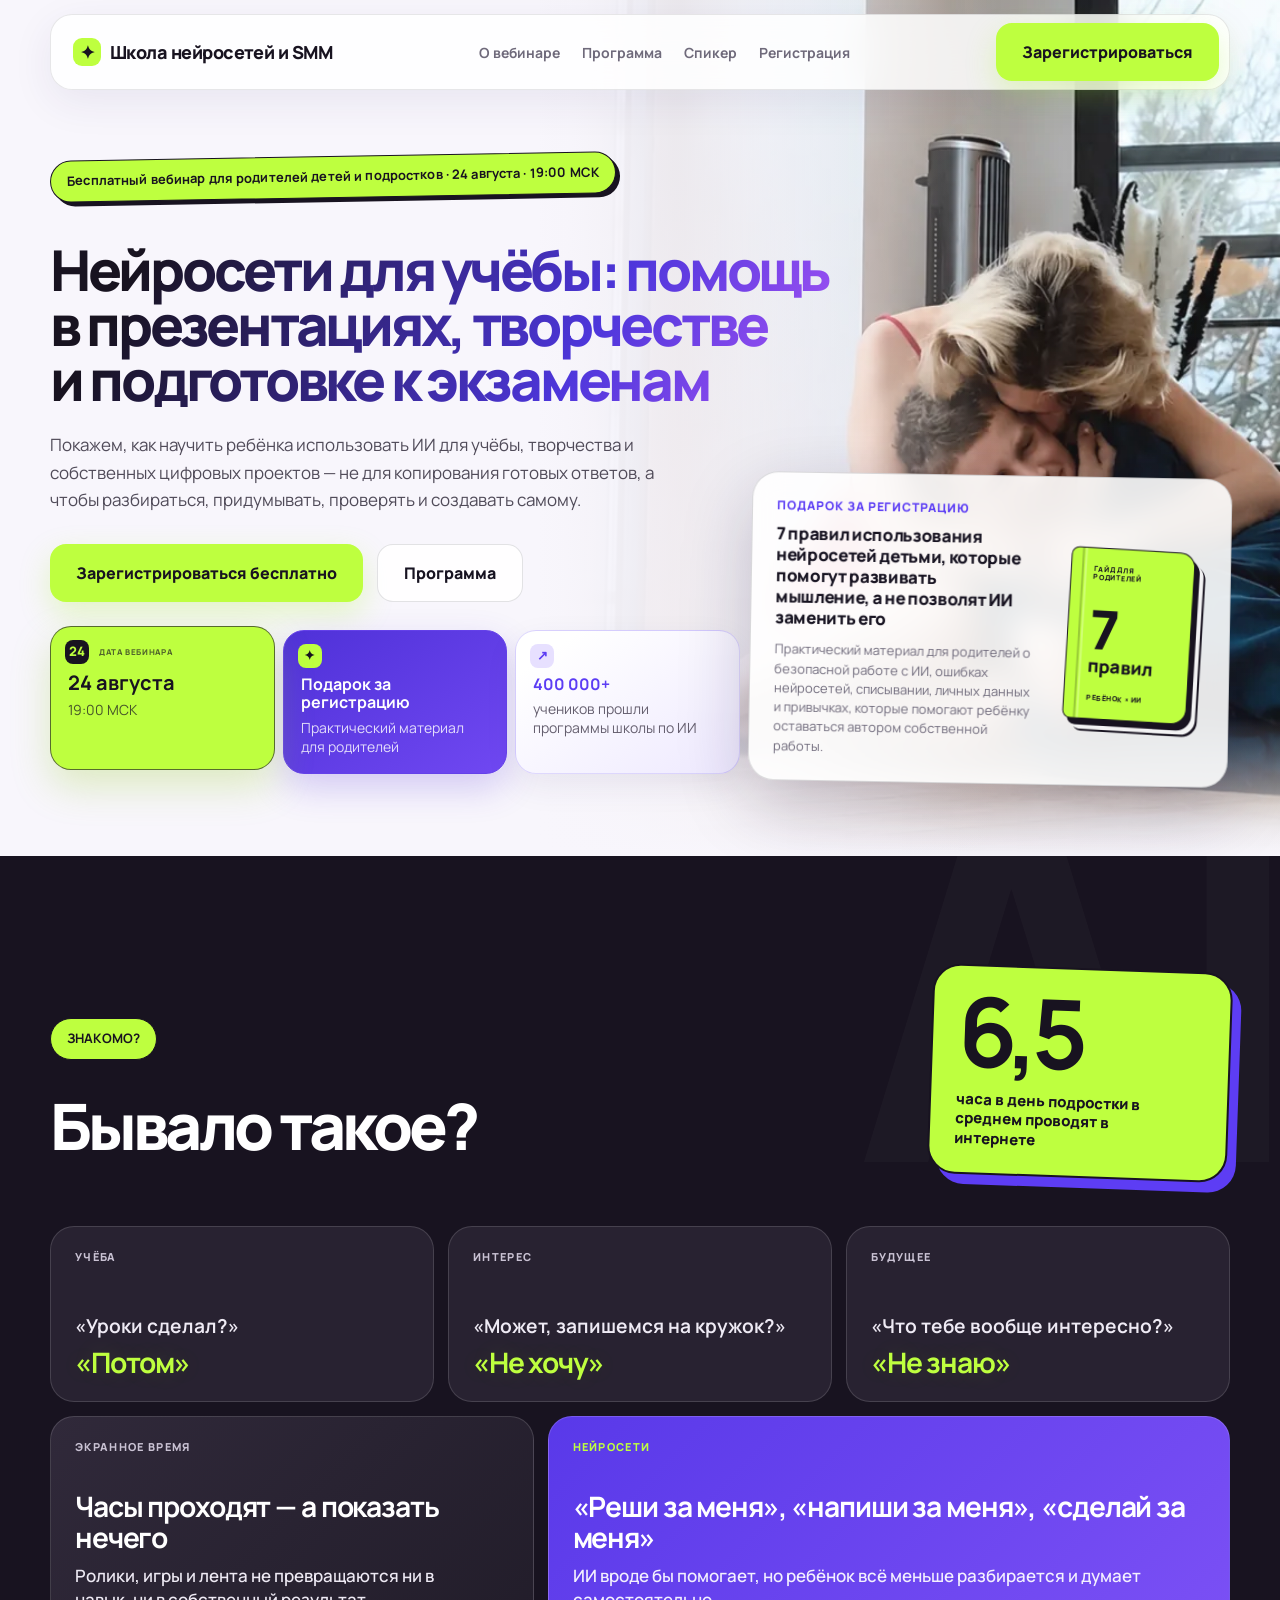
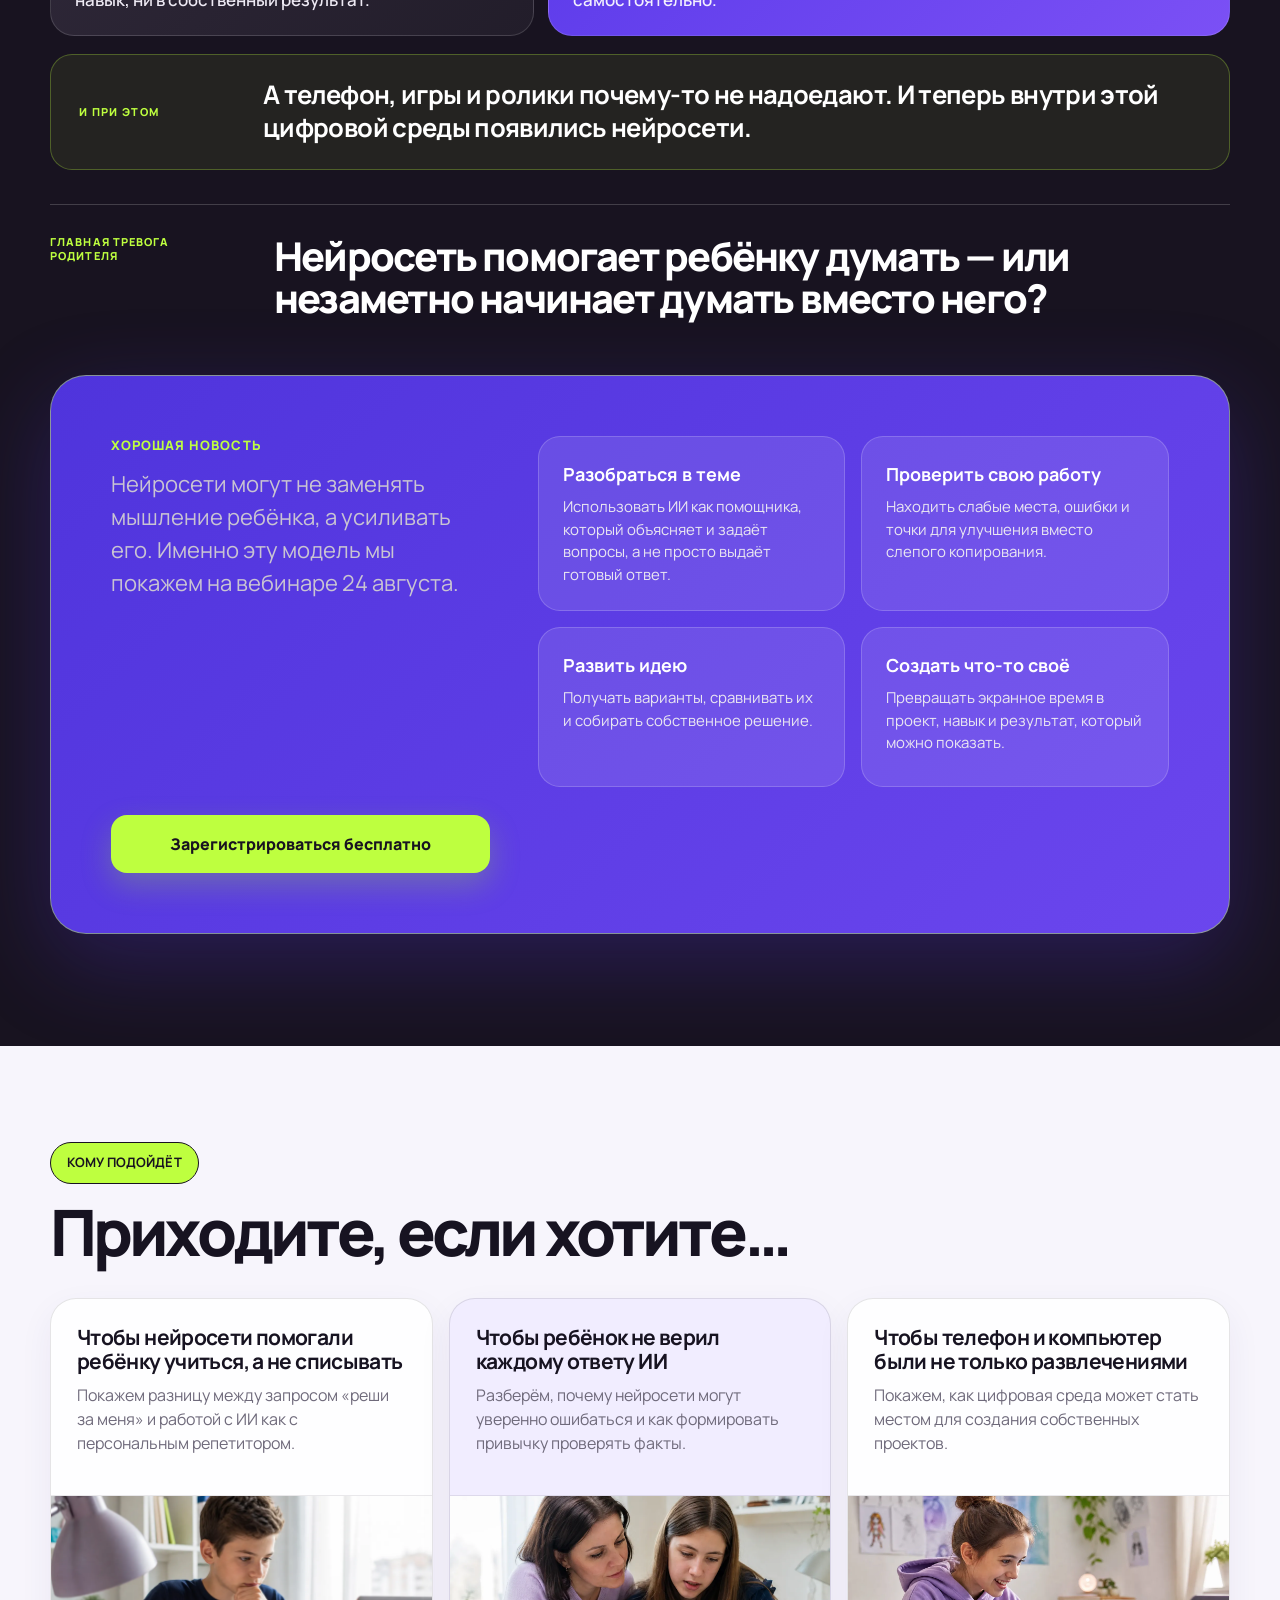
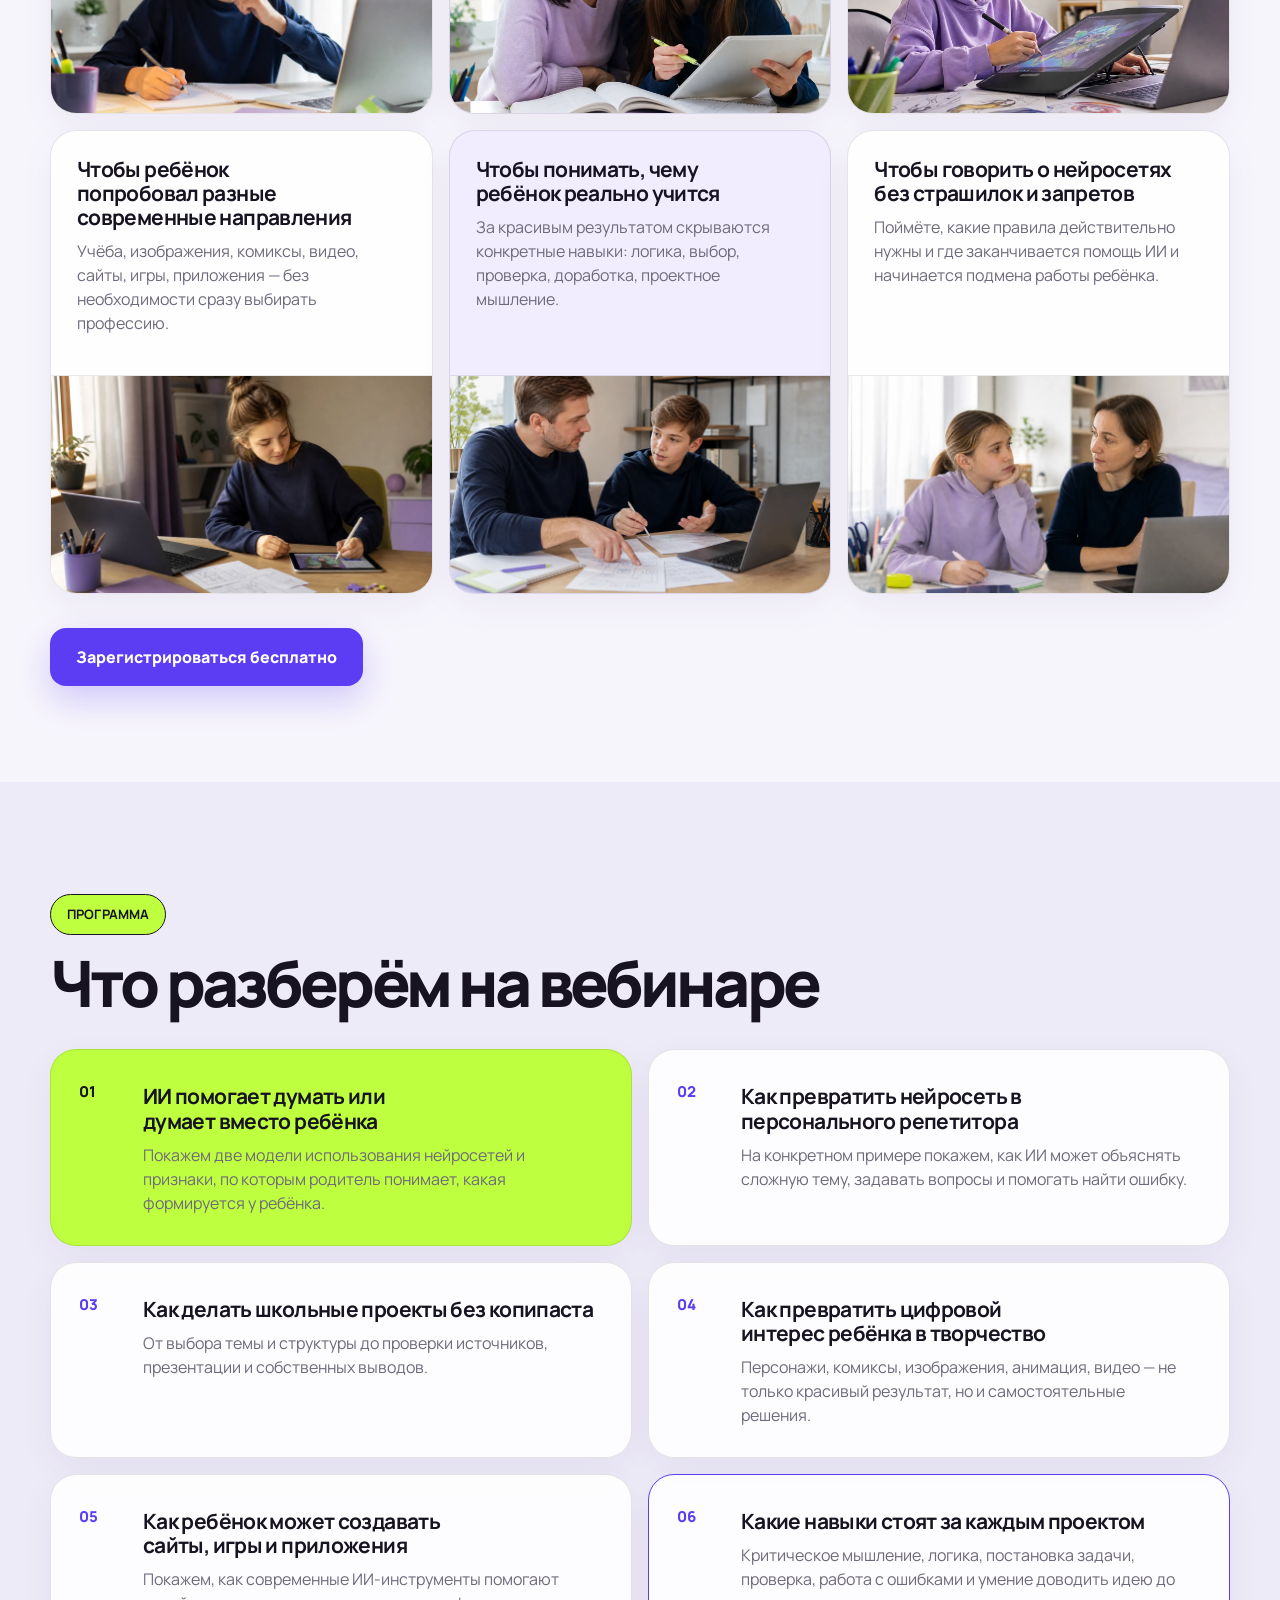
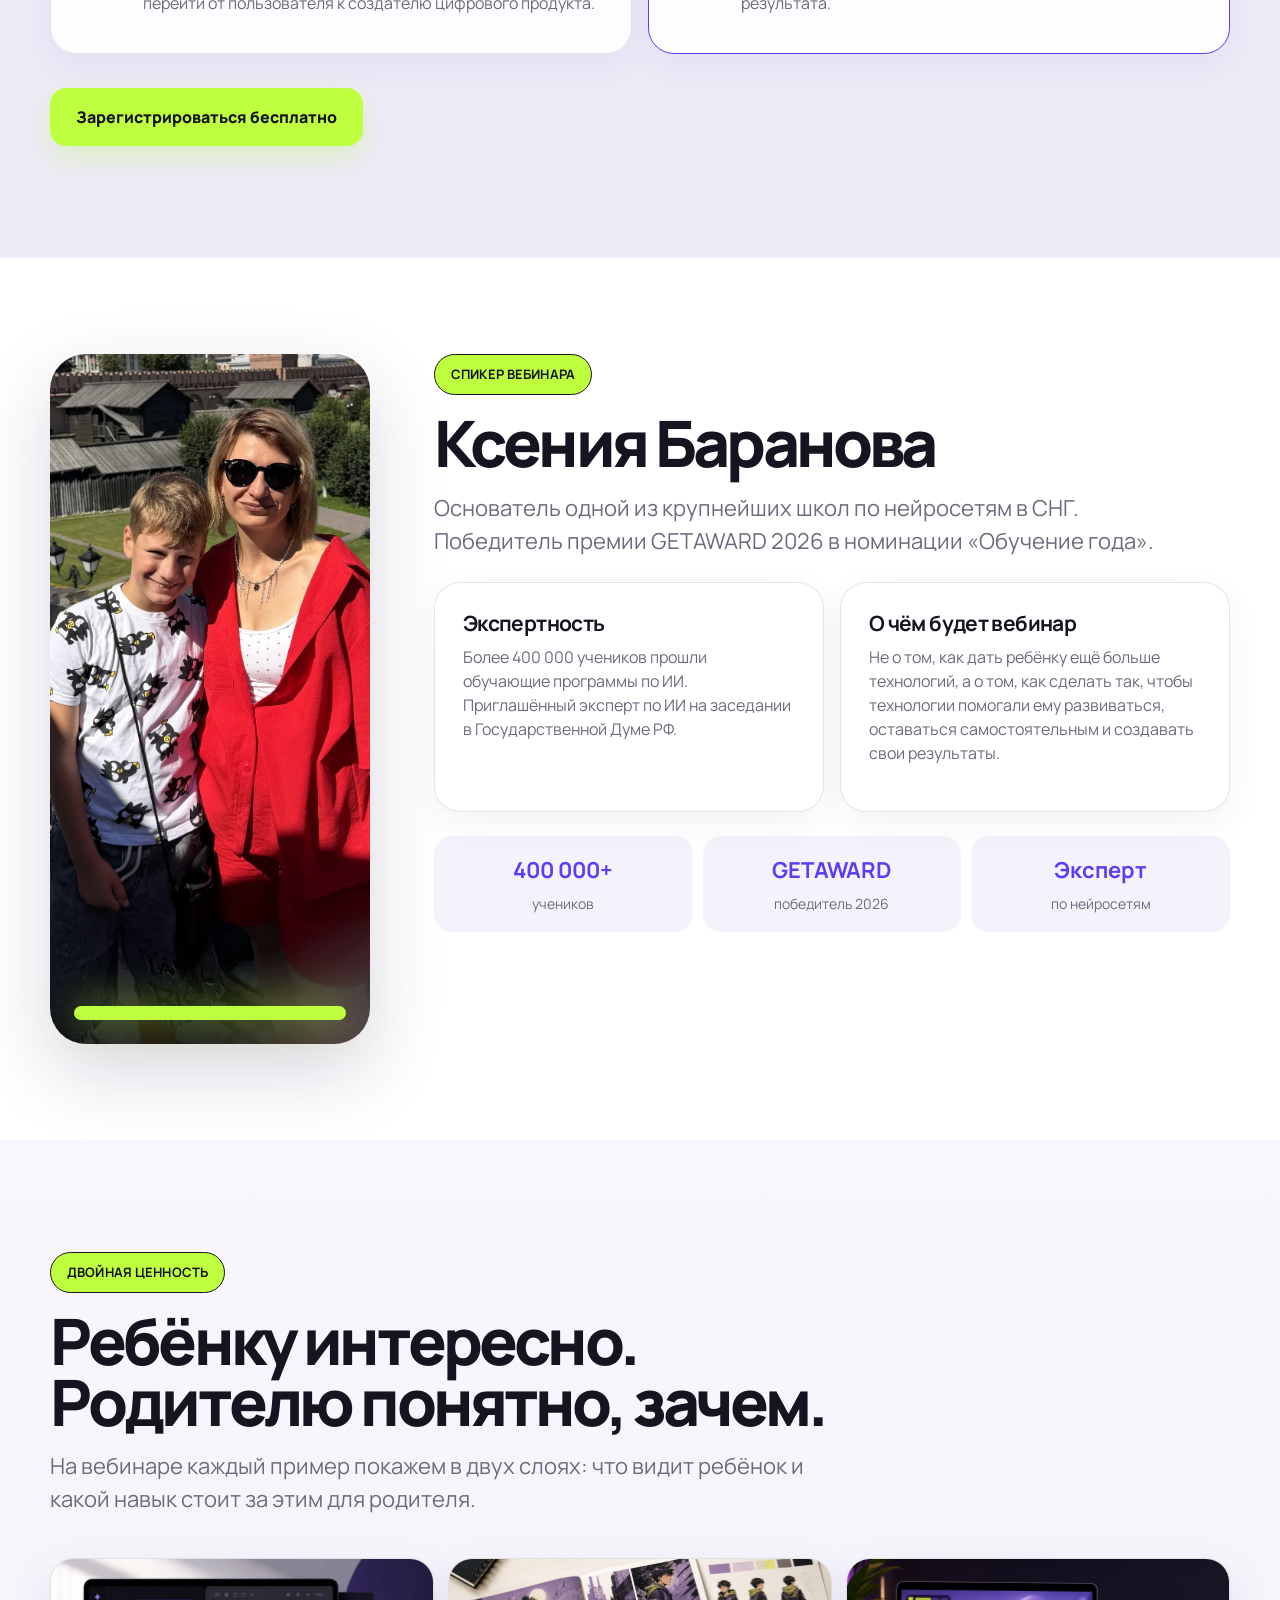
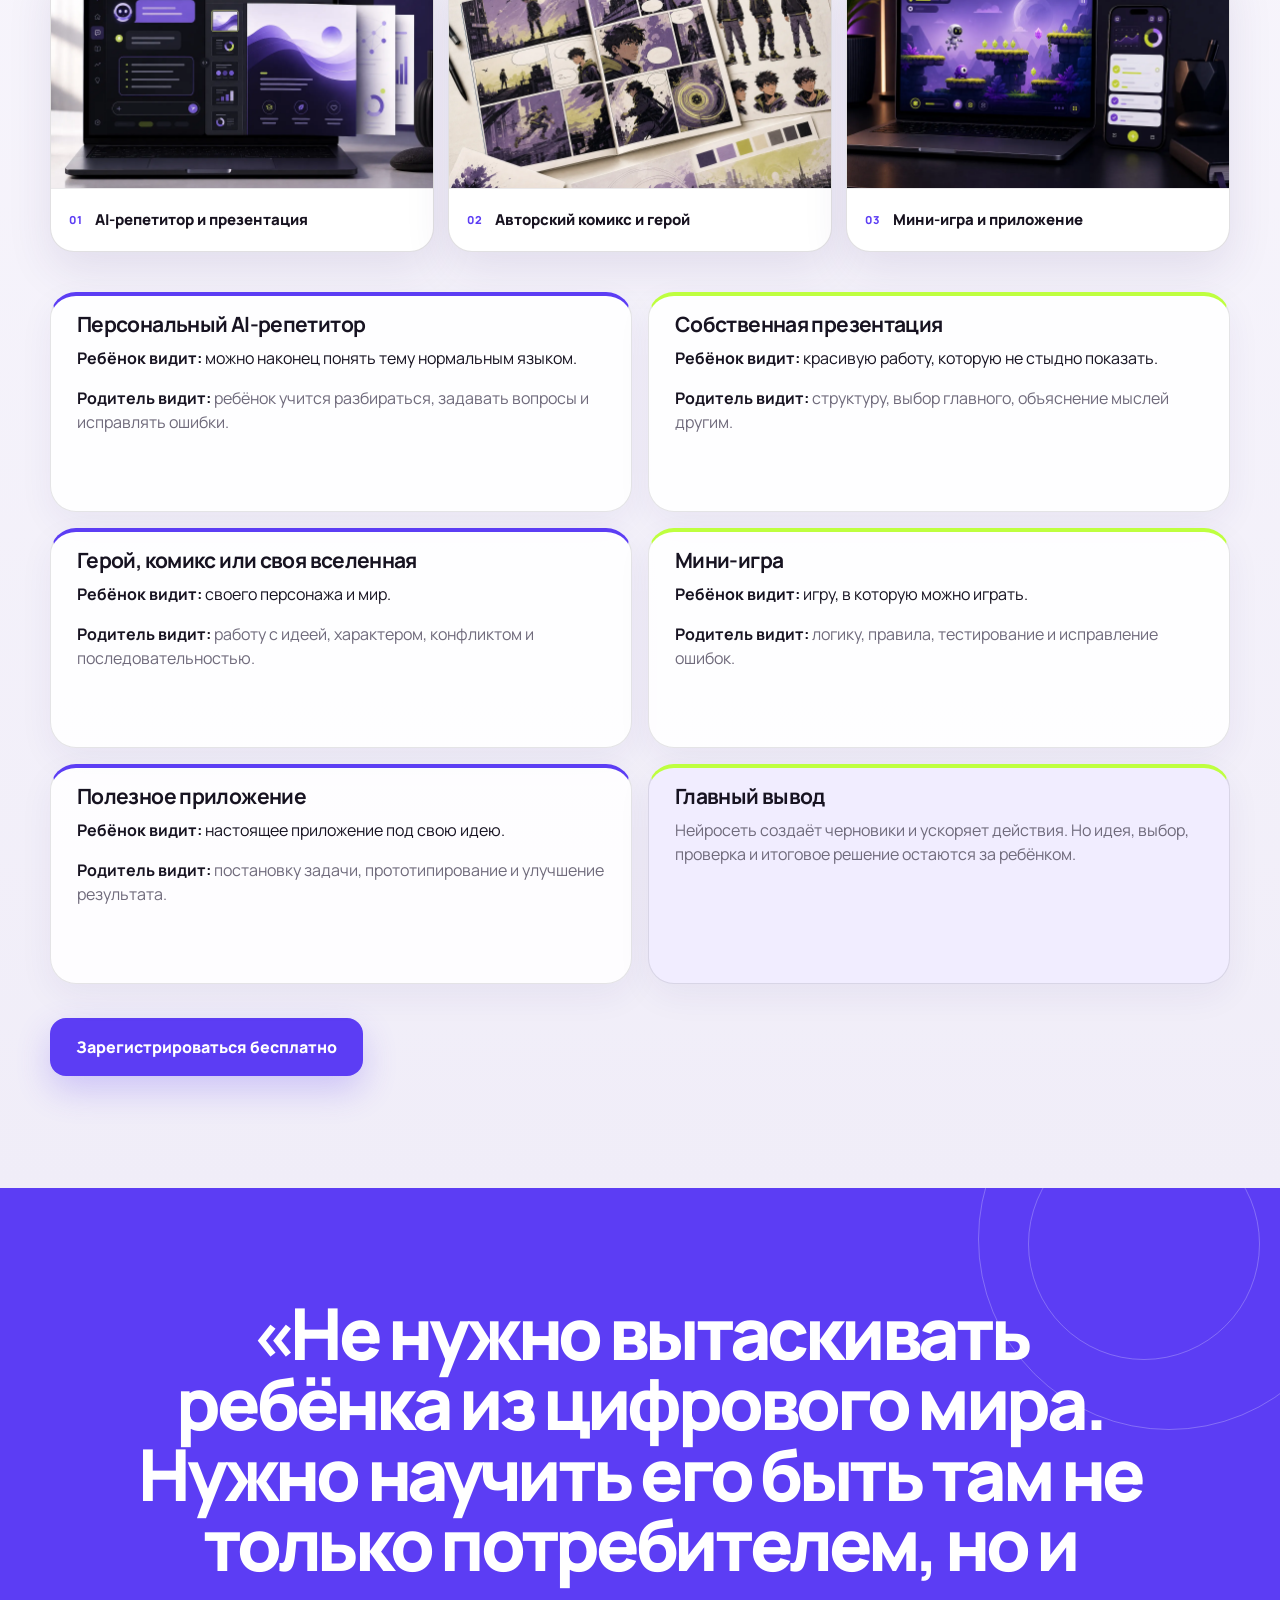
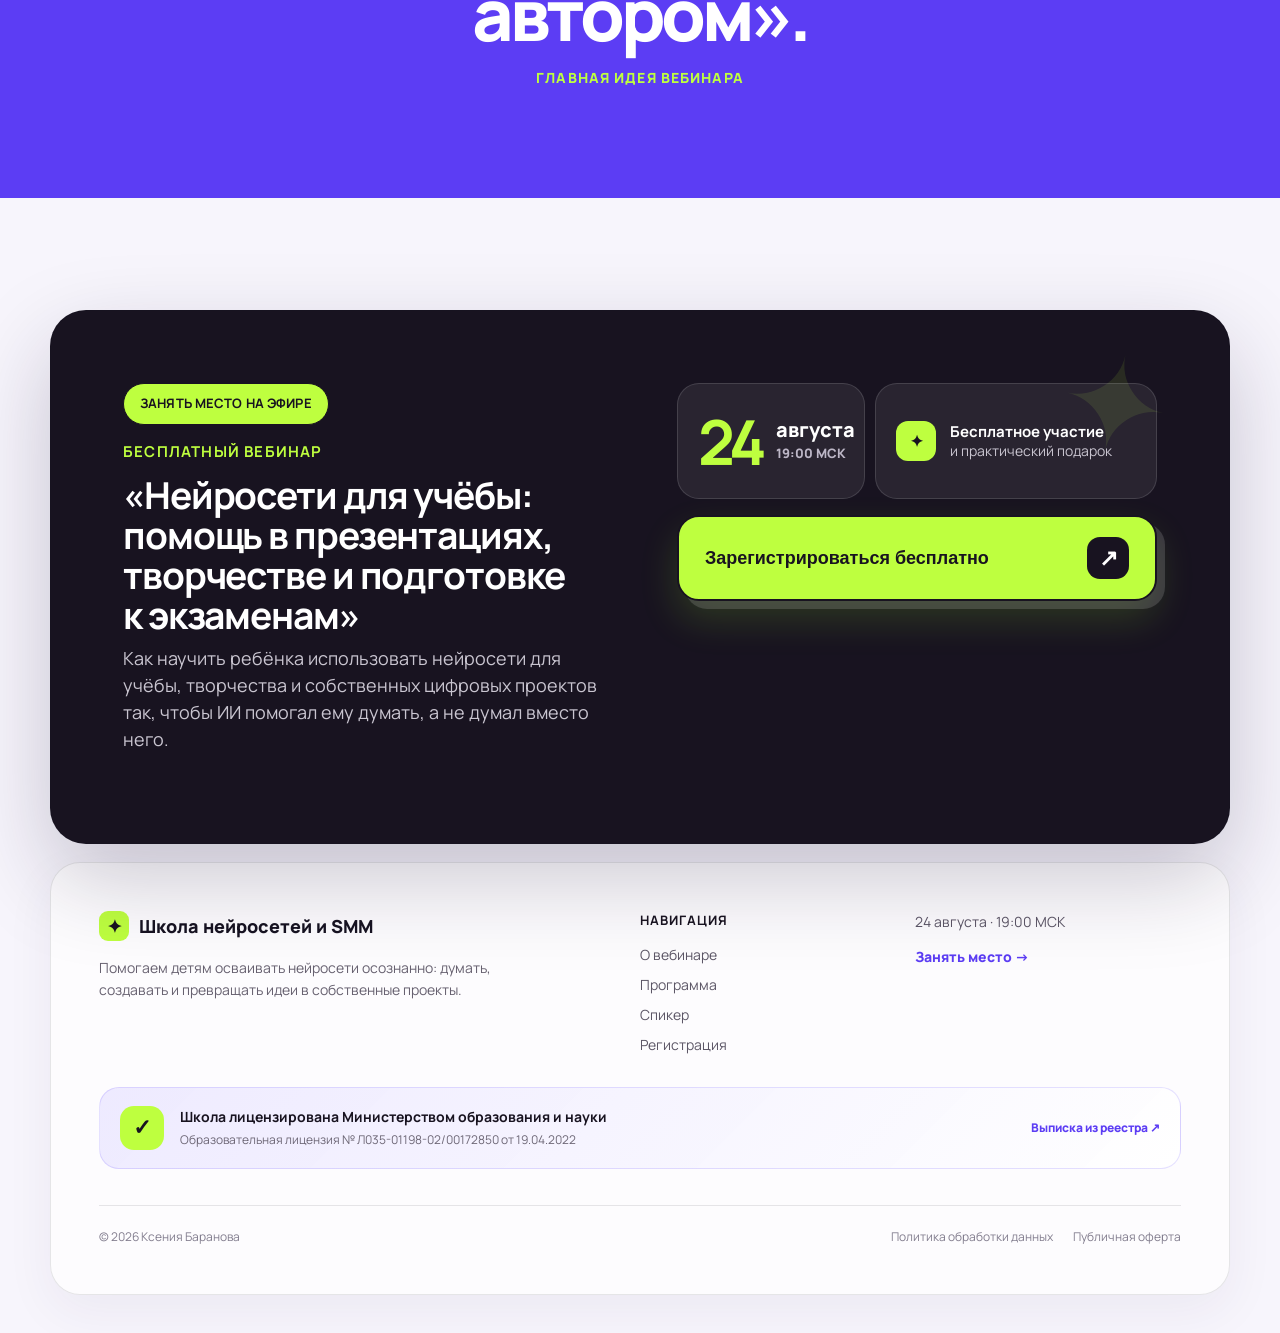
<file: index.html>
<!DOCTYPE html>
<html lang="ru">
<head>
  <meta charset="UTF-8" />
  <meta name="viewport" content="width=device-width, initial-scale=1.0" />
  <meta name="theme-color" content="#f7f5fc" />
  <title>Нейросети для учёбы: помощь в презентациях, творчестве и подготовке к экзаменам — бесплатный вебинар</title>
  <meta name="description" content="Бесплатный вебинар для родителей детей и подростков. Как научить ребёнка пользоваться нейросетями так, чтобы они помогали думать, учиться и создавать." />
  <style>
    :root {
      --bg: #f6f4fb;
      --white: #ffffff;
      --text: #17152a;
      --muted: #66627a;
      --line: #e6e2f2;
      --violet: #6f5cff;
      --violet-dark: #4334c7;
      --violet-soft: #ece8ff;
      --accent: #8f7cff;
      --shadow: 0 18px 40px rgba(77, 54, 190, 0.10);
      --radius-xl: 32px;
      --radius-lg: 24px;
      --radius-md: 18px;
      --radius-sm: 14px;
      --max: 1180px;
    }

    * { box-sizing: border-box; }
    html { scroll-behavior: smooth; }
    body {
      margin: 0;
      font-family: Inter, Arial, sans-serif;
      color: var(--text);
      background: var(--bg);
      line-height: 1.5;
    }

    img { max-width: 100%; display: block; }
    a { color: inherit; text-decoration: none; }

    .container {
      width: min(1180px, calc(100% - 32px));
      margin: 0 auto;
    }

    .section {
      padding: 88px 0;
    }

    .section-sm {
      padding: 60px 0;
    }

    .eyebrow {
      display: inline-flex;
      align-items: center;
      gap: 8px;
      padding: 10px 16px;
      border: 1px solid var(--line);
      border-radius: 999px;
      font-size: 14px;
      font-weight: 700;
      color: var(--violet-dark);
      background: rgba(255,255,255,0.8);
      margin-bottom: 18px;
    }

    .eyebrow::before {
      content: "";
      width: 8px;
      height: 8px;
      border-radius: 50%;
      background: var(--violet);
    }

    h1, h2, h3, p {
      margin-top: 0;
    }

    h1 {
      font-size: clamp(40px, 6vw, 76px);
      line-height: 0.98;
      letter-spacing: -0.04em;
      margin-bottom: 18px;
    }

    h2 {
      font-size: clamp(30px, 4vw, 52px);
      line-height: 1.02;
      letter-spacing: -0.04em;
      margin-bottom: 18px;
    }

    h3 {
      font-size: 22px;
      line-height: 1.15;
      margin-bottom: 10px;
    }

    .lead {
      font-size: 20px;
      color: var(--muted);
      max-width: 760px;
    }

    .muted {
      color: var(--muted);
    }

    .button {
      display: inline-flex;
      align-items: center;
      justify-content: center;
      min-height: 58px;
      padding: 16px 28px;
      border-radius: 999px;
      border: 0;
      cursor: pointer;
      font-size: 16px;
      font-weight: 800;
      transition: .2s ease;
      text-decoration: none;
    }

    .button-primary {
      color: #fff;
      background: linear-gradient(135deg, var(--violet), var(--violet-dark));
      box-shadow: 0 12px 28px rgba(91, 68, 220, 0.25);
    }

    .button-primary:hover {
      transform: translateY(-2px);
    }

    .button-secondary {
      background: var(--white);
      border: 1px solid var(--line);
      color: var(--text);
    }

    .header {
      position: sticky;
      top: 0;
      z-index: 50;
      background: rgba(246, 244, 251, 0.92);
      backdrop-filter: blur(12px);
      border-bottom: 1px solid rgba(230, 226, 242, 0.8);
    }

    .header-inner {
      min-height: 76px;
      display: flex;
      align-items: center;
      justify-content: space-between;
      gap: 20px;
    }

    .logo {
      font-weight: 900;
      font-size: 18px;
      color: var(--violet-dark);
    }

    .nav {
      display: flex;
      gap: 22px;
      font-size: 14px;
      color: var(--muted);
      font-weight: 700;
    }

    .hero {
      padding: 60px 0 40px;
      background:
        radial-gradient(circle at 10% 0%, rgba(111,92,255,0.10), transparent 25%),
        radial-gradient(circle at 90% 10%, rgba(111,92,255,0.08), transparent 22%);
    }

    .hero-grid {
      display: grid;
      grid-template-columns: 1.05fr 0.95fr;
      gap: 40px;
      align-items: center;
    }

    .hero-title-small {
      font-size: clamp(20px, 2vw, 28px);
      line-height: 1.2;
      font-weight: 800;
      margin-bottom: 18px;
    }

    .hero-sub {
      max-width: 760px;
      font-size: 18px;
      color: var(--muted);
      margin-bottom: 28px;
    }

    .hero-actions {
      display: flex;
      gap: 14px;
      flex-wrap: wrap;
      margin-bottom: 28px;
    }

    .gift-card {
      background: var(--white);
      border: 1px solid var(--line);
      border-radius: 24px;
      padding: 22px;
      box-shadow: var(--shadow);
      display: grid;
      grid-template-columns: 1fr 140px;
      gap: 18px;
      align-items: center;
    }

    .gift-label {
      font-size: 12px;
      letter-spacing: 0.08em;
      font-weight: 800;
      color: var(--violet);
      margin-bottom: 8px;
    }

    .gift-title {
      font-size: 20px;
      line-height: 1.2;
      font-weight: 900;
      margin-bottom: 8px;
    }

    .gift-text {
      color: var(--muted);
      font-size: 14px;
      margin: 0;
    }

    .gift-cover {
      border-radius: 18px;
      background: linear-gradient(180deg, #ffffff 0%, #f4f1ff 100%);
      border: 1px solid var(--line);
      min-height: 170px;
      padding: 18px;
      display: flex;
      flex-direction: column;
      justify-content: center;
      box-shadow: inset 0 0 0 1px rgba(255,255,255,0.4);
    }

    .gift-cover .num {
      color: var(--violet);
      font-weight: 900;
      font-size: 42px;
      line-height: 1;
      margin-bottom: 8px;
    }

    .gift-cover .mini {
      font-size: 14px;
      line-height: 1.3;
      font-weight: 700;
    }

    .trust {
      display: grid;
      grid-template-columns: repeat(3, 1fr);
      gap: 16px;
      margin-top: 28px;
    }

    .trust-item {
      background: rgba(255,255,255,0.7);
      border: 1px solid var(--line);
      border-radius: 18px;
      padding: 18px;
      text-align: center;
      font-size: 14px;
      color: var(--muted);
    }

    .trust-item strong {
      display: block;
      color: var(--text);
      margin-bottom: 4px;
      font-size: 16px;
    }

    .cards-2,
    .cards-3 {
      display: grid;
      gap: 18px;
      margin-top: 36px;
    }

    .cards-2 { grid-template-columns: repeat(2, 1fr); }
    .cards-3 { grid-template-columns: repeat(3, 1fr); }

    .card {
      background: var(--white);
      border: 1px solid var(--line);
      border-radius: 24px;
      padding: 26px;
      box-shadow: var(--shadow);
    }

    .card p:last-child {
      margin-bottom: 0;
    }

    .problem {
      text-align: center;
      max-width: 920px;
      margin: 0 auto;
    }

    .problem-lines {
      margin: 36px auto 24px;
      display: grid;
      gap: 18px;
      max-width: 760px;
    }

    .problem-line {
      padding: 22px 24px;
      background: var(--white);
      border: 1px solid var(--line);
      border-radius: 18px;
      font-size: 20px;
      box-shadow: var(--shadow);
    }

    .good-news {
      margin-top: 32px;
      padding-top: 26px;
      border-top: 1px solid var(--line);
    }

    .good-news-label {
      color: var(--violet);
      font-size: 13px;
      font-weight: 800;
      letter-spacing: 0.08em;
      margin-bottom: 12px;
    }

    .bullet-grid {
      display: grid;
      grid-template-columns: repeat(2, 1fr);
      gap: 16px;
      margin-top: 20px;
    }

    .bullet {
      background: var(--white);
      border: 1px solid var(--line);
      border-radius: 18px;
      padding: 18px;
      font-size: 15px;
      color: var(--muted);
    }

    .bullet strong {
      display: block;
      color: var(--text);
      margin-bottom: 8px;
    }

    .speaker {
      display: grid;
      grid-template-columns: 320px 1fr;
      gap: 34px;
      align-items: start;
    }

    .speaker-photo {
      min-height: 380px;
      border-radius: 28px;
      background: linear-gradient(180deg, #f5f2ff 0%, #ffffff 100%);
      border: 1px solid var(--line);
      box-shadow: var(--shadow);
      display: flex;
      align-items: center;
      justify-content: center;
      color: var(--violet-dark);
      font-size: 18px;
      font-weight: 700;
      text-align: center;
      padding: 24px;
    }

    .speaker-stats {
      display: grid;
      grid-template-columns: repeat(3, 1fr);
      gap: 14px;
      margin-top: 24px;
    }

    .speaker-stat {
      background: var(--violet-soft);
      border-radius: 18px;
      padding: 18px;
      text-align: center;
      font-size: 14px;
      color: var(--muted);
    }

    .speaker-stat strong {
      display: block;
      font-size: 22px;
      color: var(--violet-dark);
      margin-bottom: 6px;
    }

    .quote-section {
      text-align: center;
      background: linear-gradient(180deg, #faf8ff 0%, #f3efff 100%);
    }

    .quote {
      max-width: 980px;
      margin: 0 auto;
      font-size: clamp(28px, 4vw, 56px);
      line-height: 1.08;
      letter-spacing: -0.03em;
      font-weight: 800;
    }

    .quote-sub {
      margin-top: 18px;
      color: var(--muted);
      font-size: 14px;
      letter-spacing: 0.08em;
      text-transform: uppercase;
      font-weight: 800;
    }

    .footer-cta {
      background: var(--white);
      border-radius: 28px;
      border: 1px solid var(--line);
      box-shadow: var(--shadow);
      padding: 34px;
      display: grid;
      grid-template-columns: 1fr auto;
      gap: 24px;
      align-items: center;
    }

    .footer-cta h3 {
      font-size: 30px;
      margin-bottom: 10px;
    }

    .legal {
      margin-top: 24px;
      font-size: 13px;
      color: var(--muted);
      display: flex;
      gap: 20px;
      flex-wrap: wrap;
    }

    @media (max-width: 980px) {
      .hero-grid,
      .speaker,
      .footer-cta {
        grid-template-columns: 1fr;
      }

      .cards-3 {
        grid-template-columns: repeat(2, 1fr);
      }

      .speaker-photo {
        min-height: 280px;
      }
    }

    @media (max-width: 720px) {
      .nav { display: none; }

      .trust,
      .cards-2,
      .cards-3,
      .bullet-grid,
      .speaker-stats {
        grid-template-columns: 1fr;
      }

      .gift-card {
        grid-template-columns: 1fr;
      }

      .hero {
        padding-top: 36px;
      }

      .section {
        padding: 64px 0;
      }

      .problem-line {
        font-size: 17px;
      }

      .footer-cta {
        padding: 24px;
      }
    }
  </style>
  <link rel="preconnect" href="https://fonts.googleapis.com" />
  <link rel="preconnect" href="https://fonts.gstatic.com" crossorigin />
  <link rel="preload" as="image" href="./assets/ksenia-with-child.webp?v=20260817-1" type="image/webp" fetchpriority="high" />
  <link rel="stylesheet" href="./style.css?v=20260821-1" />
  <!-- Yandex.Metrika counter -->
  <script type="text/javascript">
    (function(m,e,t,r,i,k,a){
      m[i]=m[i]||function(){(m[i].a=m[i].a||[]).push(arguments)};
      m[i].l=1*new Date();
      for (var j = 0; j < document.scripts.length; j++) {if (document.scripts[j].src === r) { return; }}
      k=e.createElement(t),a=e.getElementsByTagName(t)[0],k.async=1,k.src=r,a.parentNode.insertBefore(k,a)
    })(window, document,'script','https://mc.yandex.ru/metrika/tag.js?id=111821481', 'ym');

    ym(111821481, 'init', {ssr:true, webvisor:true, clickmap:true, ecommerce:"dataLayer", referrer: document.referrer, url: location.href, accurateTrackBounce:true, trackLinks:true});
  </script>
  <!-- /Yandex.Metrika counter -->
</head>
<body>
  <noscript><div><img src="https://mc.yandex.ru/watch/111821481" style="position:absolute; left:-9999px;" alt="" /></div></noscript>

  <header class="header">
    <div class="container header-inner">
      <div class="logo">Школа нейросетей и SMM</div>
      <nav class="nav">
        <a href="#about">О вебинаре</a>
        <a href="#program">Программа</a>
        <a href="#speaker">Спикер</a>
        <a href="#register">Регистрация</a>
      </nav>
      <a href="#register" class="button button-primary">Зарегистрироваться</a>
    </div>
  </header>

  <section class="hero">
    <div class="container hero-grid">
      <div>
        <div class="eyebrow">Бесплатный вебинар для родителей детей и подростков · 24 августа · 19:00 МСК</div>
        <h1 class="hero-main-title">Нейросети для учёбы: помощь в презентациях, творчестве и подготовке к экзаменам</h1>
        <p class="hero-sub">
          Покажем, как научить ребёнка использовать ИИ для учёбы, творчества и собственных цифровых проектов — не для копирования готовых ответов, а чтобы разбираться, придумывать, проверять и создавать самому.
        </p>

        <div class="hero-actions">
          <a href="#register" class="button button-primary">Зарегистрироваться бесплатно</a>
          <a href="#program" class="button button-secondary">Программа</a>
        </div>

        <div class="trust">
          <div class="trust-item">
            <strong>24 августа</strong>
            19:00 МСК
          </div>
          <div class="trust-item">
            <strong>Подарок за регистрацию</strong>
            Практический материал для родителей
          </div>
          <div class="trust-item">
            <strong>400 000+</strong>
            учеников прошли программы школы по ИИ
          </div>
        </div>
      </div>

      <div class="gift-card">
        <div>
          <div class="gift-label">ПОДАРОК ЗА РЕГИСТРАЦИЮ</div>
          <div class="gift-title">
            7 правил использования нейросетей детьми, которые помогут развивать мышление, а не позволят ИИ заменить его
          </div>
          <p class="gift-text">
            Практический материал для родителей о безопасной работе с ИИ, ошибках нейросетей, списывании, личных данных и привычках, которые помогают ребёнку оставаться автором собственной работы.
          </p>
        </div>

        <div class="gift-book-wrap" aria-label="Обложка подарочного материала">
          <div class="gift-cover">
            <div class="gift-cover-kicker">ГАЙД ДЛЯ РОДИТЕЛЕЙ</div>
            <div class="num">7</div>
            <div class="mini">правил</div>
            <div class="gift-cover-note">РЕБЁНОК × ИИ</div>
          </div>
        </div>
      </div>
    </div>
  </section>

  <section class="section" id="about">
    <div class="container problem">
      <div class="pain-heading">
        <div class="pain-heading-copy">
          <div class="eyebrow">ЗНАКОМО?</div>
          <h2>Бывало такое?</h2>
        </div>

        <div class="pain-stat">
          <strong>6,5</strong>
          <span>часа в день подростки в среднем проводят в интернете</span>
        </div>
      </div>

      <div class="pain-board">
        <article class="pain-card pain-card-dialogue">
          <span class="pain-tag">УЧЁБА</span>
          <p>«Уроки сделал?»</p>
          <strong>«Потом»</strong>
        </article>

        <article class="pain-card pain-card-dialogue">
          <span class="pain-tag">ИНТЕРЕС</span>
          <p>«Может, запишемся на кружок?»</p>
          <strong>«Не хочу»</strong>
        </article>

        <article class="pain-card pain-card-dialogue">
          <span class="pain-tag">БУДУЩЕЕ</span>
          <p>«Что тебе вообще интересно?»</p>
          <strong>«Не знаю»</strong>
        </article>

        <article class="pain-card pain-card-wide">
          <span class="pain-tag">ЭКРАННОЕ ВРЕМЯ</span>
          <strong>Часы проходят — а показать нечего</strong>
          <p>Ролики, игры и лента не превращаются ни в навык, ни в собственный результат.</p>
        </article>

        <article class="pain-card pain-card-accent">
          <span class="pain-tag">НЕЙРОСЕТИ</span>
          <strong>«Реши за меня», «напиши за меня», «сделай за меня»</strong>
          <p>ИИ вроде бы помогает, но ребёнок всё меньше разбирается и думает самостоятельно.</p>
        </article>
      </div>

      <div class="pain-response">
        <span>И ПРИ ЭТОМ</span>
        <p>А телефон, игры и ролики почему-то не надоедают. И теперь внутри этой цифровой среды появились нейросети.</p>
      </div>

      <div class="pain-question">
        <span>ГЛАВНАЯ ТРЕВОГА РОДИТЕЛЯ</span>
        <p>Нейросеть помогает ребёнку думать — или незаметно начинает думать вместо него?</p>
      </div>

      <div class="good-news">
        <div class="good-news-label">ХОРОШАЯ НОВОСТЬ</div>
        <p class="lead" style="margin: 0 auto;">
          Нейросети могут не заменять мышление ребёнка, а усиливать его. Именно эту модель мы покажем на вебинаре 24 августа.
        </p>

        <div class="section-cta section-cta-in-card">
          <a href="#register" class="button button-primary">Зарегистрироваться бесплатно</a>
        </div>

        <div class="bullet-grid">
          <div class="bullet">
            <strong>Разобраться в теме</strong>
            Использовать ИИ как помощника, который объясняет и задаёт вопросы, а не просто выдаёт готовый ответ.
          </div>
          <div class="bullet">
            <strong>Проверить свою работу</strong>
            Находить слабые места, ошибки и точки для улучшения вместо слепого копирования.
          </div>
          <div class="bullet">
            <strong>Развить идею</strong>
            Получать варианты, сравнивать их и собирать собственное решение.
          </div>
          <div class="bullet">
            <strong>Создать что-то своё</strong>
            Превращать экранное время в проект, навык и результат, который можно показать.
          </div>
        </div>
      </div>
    </div>
  </section>

  <section class="section-sm">
    <div class="container">
      <div class="eyebrow">КОМУ ПОДОЙДЁТ</div>
      <h2>Приходите, если хотите…</h2>

      <div class="cards-3">
        <div class="card">
          <h3>Чтобы нейросети помогали ребёнку учиться, а не списывать</h3>
          <p class="muted">Покажем разницу между запросом «реши за меня» и работой с ИИ как с персональным репетитором.</p>
          <img class="card-image" src="./assets/card-ai-tutor.webp" alt="Школьник занимается с нейросетью как с персональным репетитором" width="1536" height="1024" loading="lazy" />
        </div>
        <div class="card">
          <h3>Чтобы ребёнок не верил каждому ответу ИИ</h3>
          <p class="muted">Разберём, почему нейросети могут уверенно ошибаться и как формировать привычку проверять факты.</p>
          <img class="card-image" src="./assets/card-fact-check.webp" alt="Мама и дочь вместе проверяют информацию из ответа нейросети" width="1448" height="1086" loading="lazy" />
        </div>
        <div class="card">
          <h3>Чтобы телефон и компьютер были не только развлечениями</h3>
          <p class="muted">Покажем, как цифровая среда может стать местом для создания собственных проектов.</p>
          <img class="card-image" src="./assets/card-digital-creative.webp" alt="Девочка создаёт собственный цифровой проект" width="1448" height="1086" loading="lazy" />
        </div>
        <div class="card">
          <h3>Чтобы ребёнок попробовал разные современные направления</h3>
          <p class="muted">Учёба, изображения, комиксы, видео, сайты, игры, приложения — без необходимости сразу выбирать профессию.</p>
          <img class="card-image" src="./assets/card-explore-directions.webp" alt="Девочка пробует разные направления цифрового творчества" width="1536" height="1024" loading="lazy" />
        </div>
        <div class="card">
          <h3>Чтобы понимать, чему ребёнок реально учится</h3>
          <p class="muted">За красивым результатом скрываются конкретные навыки: логика, выбор, проверка, доработка, проектное мышление.</p>
          <img class="card-image" src="./assets/card-learning-process.webp" alt="Сын показывает отцу этапы работы над своим проектом" width="1536" height="1024" loading="lazy" />
        </div>
        <div class="card">
          <h3>Чтобы говорить о нейросетях без страшилок и запретов</h3>
          <p class="muted">Поймёте, какие правила действительно нужны и где заканчивается помощь ИИ и начинается подмена работы ребёнка.</p>
          <img class="card-image" src="./assets/card-parent-conversation.webp" alt="Мама спокойно обсуждает с дочерью правила работы с нейросетями" width="1536" height="1024" loading="lazy" />
        </div>
      </div>

      <div class="section-cta section-cta-violet">
        <a href="#register" class="button button-primary">Зарегистрироваться бесплатно</a>
      </div>
    </div>
  </section>

  <section class="section" id="program">
    <div class="container">
      <div class="eyebrow">ПРОГРАММА</div>
      <h2>Что разберём на вебинаре</h2>

      <div class="cards-2">
        <div class="card">
          <h3>ИИ помогает думать или думает вместо ребёнка</h3>
          <p class="muted">Покажем две модели использования нейросетей и признаки, по которым родитель понимает, какая формируется у ребёнка.</p>
        </div>

        <div class="card">
          <h3>Как превратить нейросеть в персонального репетитора</h3>
          <p class="muted">На конкретном примере покажем, как ИИ может объяснять сложную тему, задавать вопросы и помогать найти ошибку.</p>
        </div>

        <div class="card">
          <h3>Как делать школьные проекты без копипаста</h3>
          <p class="muted">От выбора темы и структуры до проверки источников, презентации и собственных выводов.</p>
        </div>

        <div class="card">
          <h3>Как превратить цифровой интерес ребёнка в творчество</h3>
          <p class="muted">Персонажи, комиксы, изображения, анимация, видео — не только красивый результат, но и самостоятельные решения.</p>
        </div>

        <div class="card">
          <h3>Как ребёнок может создавать сайты, игры и приложения</h3>
          <p class="muted">Покажем, как современные ИИ-инструменты помогают перейти от пользователя к создателю цифрового продукта.</p>
        </div>

        <div class="card">
          <h3>Какие навыки стоят за каждым проектом</h3>
          <p class="muted">Критическое мышление, логика, постановка задачи, проверка, работа с ошибками и умение доводить идею до результата.</p>
        </div>
      </div>

      <div class="section-cta">
        <a href="#register" class="button button-primary">Зарегистрироваться бесплатно</a>
      </div>
    </div>
  </section>

  <section class="section-sm" id="speaker">
    <div class="container speaker">
      <div class="speaker-photo">
        Фото Ксении Барановой
      </div>

      <div>
        <div class="eyebrow">СПИКЕР ВЕБИНАРА</div>
        <h2>Ксения Баранова</h2>
        <p class="lead" style="font-size:18px;">
          Основатель одной из крупнейших школ по нейросетям в СНГ. Победитель премии GETAWARD 2026 в номинации «Обучение года».
        </p>

        <div class="cards-2" style="margin-top: 24px;">
          <div class="card">
            <h3>Экспертность</h3>
            <p class="muted">
              Более 400 000 учеников прошли обучающие программы по ИИ. Приглашённый эксперт по ИИ на заседании в Государственной Думе РФ.
            </p>
          </div>
          <div class="card">
            <h3>О чём будет вебинар</h3>
            <p class="muted">
              Не о том, как дать ребёнку ещё больше технологий, а о том, как сделать так, чтобы технологии помогали ему развиваться, оставаться самостоятельным и создавать свои результаты.
            </p>
          </div>
        </div>

        <div class="speaker-stats">
          <div class="speaker-stat">
            <strong>400 000+</strong>
            учеников
          </div>
          <div class="speaker-stat">
            <strong>GETAWARD</strong>
            победитель 2026
          </div>
          <div class="speaker-stat">
            <strong>Эксперт</strong>
            по нейросетям
          </div>
        </div>
      </div>
    </div>
  </section>

  <section class="section value-section">
    <div class="container">
      <div class="eyebrow">ДВОЙНАЯ ЦЕННОСТЬ</div>
      <h2>Ребёнку интересно. Родителю понятно, зачем.</h2>
      <p class="lead">
        На вебинаре каждый пример покажем в двух слоях: что видит ребёнок и какой навык стоит за этим для родителя.
      </p>

      <div class="project-gallery">
        <figure class="project-shot">
          <img src="./assets/project-ai-presentation.webp" alt="Пример проекта с AI-репетитором и собственной презентацией" width="1536" height="1024" loading="lazy" />
          <figcaption><span>01</span> AI-репетитор и презентация</figcaption>
        </figure>
        <figure class="project-shot">
          <img src="./assets/project-comic.webp" alt="Пример авторского комикса и разработки персонажа" width="1536" height="1024" loading="lazy" />
          <figcaption><span>02</span> Авторский комикс и герой</figcaption>
        </figure>
        <figure class="project-shot">
          <img src="./assets/project-game-app.webp" alt="Пример мини-игры и полезного приложения" width="1536" height="1024" loading="lazy" />
          <figcaption><span>03</span> Мини-игра и приложение</figcaption>
        </figure>
      </div>

      <div class="cards-2">
        <div class="card value-card">
          <h3>Персональный AI-репетитор</h3>
          <p><strong>Ребёнок видит:</strong> можно наконец понять тему нормальным языком.</p>
          <p class="muted"><strong style="color:var(--text)">Родитель видит:</strong> ребёнок учится разбираться, задавать вопросы и исправлять ошибки.</p>
        </div>

        <div class="card value-card">
          <h3>Собственная презентация</h3>
          <p><strong>Ребёнок видит:</strong> красивую работу, которую не стыдно показать.</p>
          <p class="muted"><strong style="color:var(--text)">Родитель видит:</strong> структуру, выбор главного, объяснение мыслей другим.</p>
        </div>

        <div class="card value-card">
          <h3>Герой, комикс или своя вселенная</h3>
          <p><strong>Ребёнок видит:</strong> своего персонажа и мир.</p>
          <p class="muted"><strong style="color:var(--text)">Родитель видит:</strong> работу с идеей, характером, конфликтом и последовательностью.</p>
        </div>

        <div class="card value-card">
          <h3>Мини-игра</h3>
          <p><strong>Ребёнок видит:</strong> игру, в которую можно играть.</p>
          <p class="muted"><strong style="color:var(--text)">Родитель видит:</strong> логику, правила, тестирование и исправление ошибок.</p>
        </div>

        <div class="card value-card">
          <h3>Полезное приложение</h3>
          <p><strong>Ребёнок видит:</strong> настоящее приложение под свою идею.</p>
          <p class="muted"><strong style="color:var(--text)">Родитель видит:</strong> постановку задачи, прототипирование и улучшение результата.</p>
        </div>

        <div class="card value-card value-card-final">
          <h3>Главный вывод</h3>
          <p class="muted">
            Нейросеть создаёт черновики и ускоряет действия. Но идея, выбор, проверка и итоговое решение остаются за ребёнком.
          </p>
        </div>
      </div>

      <div class="section-cta section-cta-violet">
        <a href="#register" class="button button-primary">Зарегистрироваться бесплатно</a>
      </div>
    </div>
  </section>

  <section class="section quote-section">
    <div class="container">
      <div class="quote">
        «Не нужно вытаскивать ребёнка из цифрового мира. Нужно научить его быть там не только потребителем, но и автором».
      </div>
      <div class="quote-sub">Главная идея вебинара</div>
    </div>
  </section>

  <section class="section" id="register">
    <div class="container">
      <div class="footer-cta">
        <div>
          <div class="eyebrow">ЗАНЯТЬ МЕСТО НА ЭФИРЕ</div>
          <h3><span class="footer-title-kicker">Бесплатный вебинар</span>«Нейросети для учёбы: помощь в презентациях, творчестве и подготовке к экзаменам»</h3>
          <p class="muted" style="max-width: 760px;">
            Как научить ребёнка использовать нейросети для учёбы, творчества и собственных цифровых проектов так, чтобы ИИ помогал ему думать, а не думал вместо него.
          </p>

        </div>

        <div class="footer-cta-side">
          <div class="footer-cta-facts">
            <div class="footer-cta-date">
              <strong>24</strong>
              <span>августа<br><small>19:00 МСК</small></span>
            </div>
            <div class="footer-cta-gift">
              <span>✦</span>
              <p><strong>Бесплатное участие</strong><br>и практический подарок</p>
            </div>
          </div>

          <div class="footer-register-action">
            <button type="button" class="button button-primary js-open-register">Зарегистрироваться бесплатно</button>
          </div>
        </div>
      </div>

      <footer class="site-footer">
        <div class="site-footer-main">
          <div class="site-footer-brand">
            <div class="footer-logo"><span>✦</span> Школа нейросетей и SMM</div>
            <p>Помогаем детям осваивать нейросети осознанно: думать, создавать и превращать идеи в собственные проекты.</p>
          </div>

          <nav class="site-footer-nav" aria-label="Навигация в подвале">
            <strong>Навигация</strong>
            <a href="#about">О вебинаре</a>
            <a href="#program">Программа</a>
            <a href="#speaker">Спикер</a>
            <a href="#register">Регистрация</a>
          </nav>

          <div class="site-footer-next">
            <span>24 августа · 19:00 МСК</span>
            <a href="#register">Занять место →</a>
          </div>
        </div>

        <div class="footer-license">
          <span class="footer-license-icon" aria-hidden="true">✓</span>
          <div>
            <strong>Школа лицензирована Министерством образования и науки</strong>
            <p>Образовательная лицензия № Л035-01198-02/00172850 от 19.04.2022</p>
          </div>
          <a href="https://xeniabaranova-school.ru/pl/fileservice/user/file/download/h/5e32f2c3e88f12a69845ce8dec34a2f7.pdf" target="_blank" rel="noopener noreferrer">Выписка из реестра ↗</a>
        </div>

        <div class="legal">
          <span>© 2026 Ксения Баранова</span>
          <div>
            <a href="#">Политика обработки данных</a>
            <a href="#">Публичная оферта</a>
          </div>
        </div>
      </footer>
    </div>
  </section>

  <div class="register-popup" id="registration-popup" role="dialog" aria-modal="true" aria-label="Регистрация на вебинар" aria-hidden="true">
    <div class="register-popup-inner">
      <button type="button" class="register-popup-close" aria-label="Закрыть форму">×</button>
      <div class="registration-widget">
        <script id="c501f81413fd16c7d107ccf3a2c02b68e9c2889c" src="https://xeniabaranova-school.ru/pl/lite/widget/script?id=1643700"></script>
      </div>
    </div>
  </div>

  <script>
    (() => {
      const popup = document.getElementById('registration-popup');
      const closeButton = popup.querySelector('.register-popup-close');
      const triggers = document.querySelectorAll('a[href="#register"], .js-open-register');
      let previousFocus = null;

      const openPopup = (event) => {
        if (event) event.preventDefault();
        previousFocus = document.activeElement;
        popup.classList.add('is-open');
        popup.setAttribute('aria-hidden', 'false');
        document.body.classList.add('popup-open');
        closeButton.focus();
      };

      const closePopup = () => {
        popup.classList.remove('is-open');
        popup.setAttribute('aria-hidden', 'true');
        document.body.classList.remove('popup-open');
        if (previousFocus) previousFocus.focus();
      };

      triggers.forEach((trigger) => trigger.addEventListener('click', openPopup));
      closeButton.addEventListener('click', closePopup);
      popup.addEventListener('click', (event) => {
        if (event.target === popup) closePopup();
      });
      document.addEventListener('keydown', (event) => {
        if (event.key === 'Escape' && popup.classList.contains('is-open')) closePopup();
      });
    })();
  </script>

</body>
</html>
</file>
<file: style.css>
@import url('https://fonts.googleapis.com/css2?family=Manrope:wght@400;500;600;700;800&display=swap');

:root {
  --bg: #f7f5fc !important;
  --white: #ffffff !important;
  --text: #171321 !important;
  --muted: #6f6a7b !important;
  --line: rgba(23, 19, 33, .12) !important;
  --violet: #5c3df4 !important;
  --violet-dark: #3f27c9 !important;
  --violet-soft: #e9e3ff !important;
  --lime: #beff3f;
  --lime-2: #d4ff73;
  --ink: #181320;
  --shadow: 0 22px 70px rgba(60, 35, 126, .13) !important;
  --radius-xl: 36px !important;
  --radius-lg: 28px !important;
  --radius-md: 22px !important;
  --max: 1180px;
}

* { box-sizing: border-box; }
html {
  scroll-behavior: smooth;
  scroll-padding-top: 92px;
  overflow-x: clip;
}
body {
  overflow-x: hidden;
  font-family: 'Manrope', Arial, sans-serif !important;
  background:
    radial-gradient(circle at 18% 0%, rgba(92,61,244,.07), transparent 25%),
    var(--bg) !important;
  color: var(--text) !important;
}

::selection { background: var(--lime); color: var(--ink); }

a, button {
  touch-action: manipulation;
  -webkit-tap-highlight-color: rgba(92, 61, 244, .14);
}

a:focus-visible, button:focus-visible {
  outline: 3px solid var(--violet);
  outline-offset: 4px;
}

.container { width: min(var(--max), calc(100% - 40px)) !important; }
.section { padding: 112px 0 !important; }
.section-sm { padding: 96px 0 !important; }

h1, h2, h3 { text-wrap: balance; }
h1 {
  font-size: clamp(56px, 7.3vw, 104px) !important;
  line-height: .88 !important;
  letter-spacing: -.075em !important;
  font-weight: 800 !important;
}
h2 {
  font-size: clamp(42px, 5vw, 70px) !important;
  line-height: .94 !important;
  letter-spacing: -.06em !important;
  font-weight: 800 !important;
}
h3 { font-size: 21px !important; letter-spacing: -.03em; }
.lead { font-size: clamp(18px, 2vw, 22px) !important; line-height: 1.5; }

.header {
  top: 14px !important;
  background: transparent !important;
  border: 0 !important;
  backdrop-filter: none !important;
}
.header-inner {
  min-height: 66px !important;
  padding: 8px 10px 8px 22px;
  border: 1px solid rgba(23,19,33,.10);
  border-radius: 22px;
  background: rgba(255,255,255,.84);
  box-shadow: 0 12px 40px rgba(51,32,102,.08);
  backdrop-filter: blur(20px);
}
.logo { color: var(--ink) !important; letter-spacing: -.03em; }
.logo::before {
  content: '✦';
  display: inline-grid;
  place-items: center;
  width: 28px;
  height: 28px;
  margin-right: 9px;
  border-radius: 9px;
  background: var(--lime);
  color: var(--ink);
}
.nav a { position: relative; transition: color .2s ease; }
.nav a:hover { color: var(--violet); }
.nav a::after {
  content: '';
  position: absolute;
  left: 0;
  right: 100%;
  bottom: -5px;
  height: 2px;
  background: var(--lime);
  transition: right .2s ease;
}
.nav a:hover::after { right: 0; }

.button {
  min-height: 58px !important;
  border-radius: 16px !important;
  padding: 16px 26px !important;
  transition: transform .2s ease, box-shadow .2s ease, background .2s ease !important;
}
.button-primary {
  color: var(--ink) !important;
  background: var(--lime) !important;
  box-shadow: 0 12px 30px rgba(169, 244, 37, .25) !important;
}
.button-primary:hover { transform: translateY(-3px) rotate(-.4deg) !important; box-shadow: 0 18px 40px rgba(149,225,30,.36) !important; }
.button-secondary { background: rgba(255,255,255,.9) !important; }
.button-secondary:hover { transform: translateY(-3px); }

.eyebrow {
  padding: 10px 16px !important;
  border: 1.5px solid var(--ink) !important;
  border-radius: 999px !important;
  background: var(--lime) !important;
  color: var(--ink) !important;
  box-shadow: none;
  transform: none;
  font-size: 13px !important;
  letter-spacing: .01em;
}
.eyebrow::before { display: none !important; }

.hero {
  position: relative;
  min-height: 860px;
  margin-top: -80px;
  padding: 160px 0 70px !important;
  overflow: hidden;
  background: linear-gradient(90deg, #f8f6fc 0%, #f8f6fc 42%, rgba(248,246,252,.62) 58%, rgba(248,246,252,0) 78%) !important;
}
.hero::before {
  content: '';
  position: absolute;
  z-index: -2;
  top: 0;
  right: 0;
  width: 59%;
  height: 100%;
  background: url('./assets/ksenia-with-child.webp?v=20260817-1') right 52% / auto 205% no-repeat;
}
.hero::after {
  content: '';
  position: absolute;
  z-index: -1;
  inset: 0;
  pointer-events: none;
  background:
    linear-gradient(90deg, #f8f6fc 0%, rgba(248,246,252,.98) 37%, rgba(248,246,252,.70) 52%, rgba(248,246,252,.06) 74%),
    linear-gradient(0deg, #f8f6fc 0%, transparent 16%);
}
.hero-grid { display: block !important; }
.hero-grid > div:first-child { max-width: 780px; position: relative; z-index: 2; }
.hero h1 {
  max-width: 700px;
  margin: 26px 0 24px !important;
  background: linear-gradient(120deg, var(--ink) 12%, #4d36db 68%, #aa55f7 100%);
  -webkit-background-clip: text;
  background-clip: text;
  color: transparent;
}
.hero h1.hero-main-title {
  max-width: 780px;
  font-size: clamp(40px, 4.4vw, 62px) !important;
  line-height: .98 !important;
  letter-spacing: -.058em !important;
  text-wrap: balance;
}
.hero .eyebrow {
  box-shadow: 4px 4px 0 var(--ink);
  transform: rotate(-1deg);
}
.hero-title-small { max-width: 690px; font-size: clamp(22px, 2.3vw, 31px) !important; line-height: 1.2 !important; letter-spacing: -.035em; }
.hero-sub { max-width: 650px !important; font-size: 17px !important; line-height: 1.62; color: #504b59 !important; }
.hero h1 + .hero-sub { margin-top: 0; }
.hero-actions { margin: 30px 0 28px !important; }
.trust { max-width: 690px; grid-template-columns: repeat(3, 1fr) !important; gap: 8px !important; }
.trust-item {
  position: relative;
  min-height: 126px;
  padding: 44px 17px 17px !important;
  overflow: hidden;
  border: 1px solid rgba(23,19,33,.13) !important;
  border-radius: 21px !important;
  background: rgba(255,255,255,.9) !important;
  text-align: left;
  line-height: 1.32;
  backdrop-filter: blur(12px);
  box-shadow: 0 12px 32px rgba(54,35,105,.07);
  transition: transform .25s ease, box-shadow .25s ease;
}
.trust-item:hover {
  transform: translateY(-4px);
  box-shadow: 0 19px 42px rgba(54,35,105,.13);
}
.trust-item::before {
  position: absolute;
  top: 13px;
  left: 14px;
  display: grid;
  width: 24px;
  height: 24px;
  place-items: center;
  border-radius: 8px;
  background: #efeaff;
  color: var(--violet);
  font-size: 13px;
  font-weight: 900;
}
.trust-item:nth-child(1)::before { content: '24'; }
.trust-item:nth-child(2)::before { content: '✦'; }
.trust-item:nth-child(3)::before { content: '↗'; }
.trust-item:nth-child(1) {
  z-index: 1;
  border-color: rgba(23,19,33,.62) !important;
  background: var(--lime) !important;
  color: rgba(23,19,33,.72);
  box-shadow: 0 16px 38px rgba(151,203,38,.28);
  transform: translateY(-4px);
}
.trust-item:nth-child(1):hover { transform: translateY(-8px); }
.trust-item:nth-child(1)::before {
  background: var(--ink);
  color: var(--lime);
}
.trust-item:nth-child(1)::after {
  content: 'ДАТА ВЕБИНАРА';
  position: absolute;
  top: 20px;
  left: 48px;
  color: rgba(23,19,33,.65);
  font-size: 8px;
  font-weight: 900;
  letter-spacing: .08em;
}
.trust-item:nth-child(1) strong {
  color: var(--ink) !important;
  font-size: 20px;
}
.trust-item strong {
  display: block;
  margin-bottom: 7px;
  color: var(--violet) !important;
  font-size: 16px;
  line-height: 1.18;
}
.trust-item:nth-child(2) {
  border-color: #6441e9 !important;
  background: linear-gradient(145deg, #4f31d8, #7048f2) !important;
  color: rgba(255,255,255,.82);
  box-shadow: 0 14px 35px rgba(87,54,218,.23);
}
.trust-item:nth-child(2)::before {
  background: var(--lime);
  color: var(--ink);
}
.trust-item:nth-child(2) strong { color: #fff !important; }
.trust-item:nth-child(3) {
  border-color: rgba(92,61,244,.2) !important;
  background: linear-gradient(145deg, #fff 15%, #eee9ff 100%) !important;
  color: #655f6f;
  box-shadow: 0 12px 32px rgba(54,35,105,.08);
}
.trust-item:nth-child(3)::before {
  background: #e7e0ff;
  color: var(--violet);
}
.trust-item:nth-child(3) strong { color: var(--violet) !important; }
.gift-card {
  position: absolute;
  z-index: 3;
  right: max(24px, calc((100vw - var(--max)) / 2));
  bottom: 72px;
  width: min(480px, 39vw);
  grid-template-columns: minmax(0, 1fr) 150px !important;
  gap: 24px !important;
  padding: 24px !important;
  border: 1px solid rgba(23,19,33,.16) !important;
  border-radius: 26px !important;
  background: rgba(255,255,255,.89) !important;
  box-shadow: 0 24px 70px rgba(30,18,55,.22) !important;
  backdrop-filter: blur(16px);
  transform: rotate(1deg);
}
.gift-card > div:first-child { min-width: 0; }
.gift-label { color: var(--violet) !important; }
.gift-title {
  max-width: 270px;
  margin-bottom: 12px !important;
  font-size: 17px !important;
  line-height: 1.24 !important;
  letter-spacing: -.02em;
}
.gift-text {
  font-size: 13px !important;
  line-height: 1.48 !important;
}
.gift-book-wrap {
  position: relative;
  width: 138px;
  justify-self: end;
  padding: 7px 7px 0 0;
  text-align: center;
}
.gift-cover {
  position: relative;
  isolation: isolate;
  width: 124px;
  min-height: 168px !important;
  padding: 17px 14px 15px !important;
  overflow: visible;
  border: 1.5px solid var(--ink) !important;
  border-radius: 8px 15px 15px 8px !important;
  background: var(--lime) !important;
  box-shadow: 5px 6px 0 var(--ink), 9px 10px 0 rgba(255,255,255,.95), 11px 12px 0 var(--ink) !important;
  text-align: left;
  transform: rotate(2.5deg);
  justify-content: flex-start;
}
.gift-cover::before {
  content: '';
  position: absolute;
  z-index: -1;
  inset: 0 auto 0 10px;
  width: 2px;
  background: rgba(23,19,33,.22);
  box-shadow: 3px 0 0 rgba(255,255,255,.28);
}
.gift-cover .num { color: var(--ink) !important; }
.gift-cover-kicker {
  max-width: 82px;
  margin: 0 0 19px 8px;
  font-size: 7px;
  line-height: 1.2;
  font-weight: 900;
  letter-spacing: .1em;
}
.gift-cover .num {
  margin: 0 0 1px 8px !important;
  font-size: 54px !important;
  letter-spacing: -.07em;
}
.gift-cover .mini {
  margin-left: 8px;
  font-size: 18px !important;
  line-height: 1 !important;
  font-weight: 900 !important;
}
.gift-cover-note {
  margin: auto 0 0 8px;
  padding-top: 19px;
  font-size: 7px;
  font-weight: 900;
  letter-spacing: .08em;
}

#about {
  position: relative;
  background: var(--ink);
  color: white;
  overflow: hidden;
}
#about::before {
  content: 'AI';
  position: absolute;
  right: -2vw;
  top: -100px;
  font-size: min(36vw, 520px);
  font-weight: 800;
  line-height: 1;
  color: rgba(255,255,255,.025);
}
#about .muted, #about .lead { color: #c9c4d2 !important; }
#about h2 { color: white; }
.problem {
  max-width: var(--max);
  position: relative;
  text-align: left !important;
}
.pain-heading {
  display: grid;
  grid-template-columns: minmax(0, 1fr) 300px;
  gap: clamp(28px, 6vw, 82px);
  align-items: end;
}
.pain-heading-copy h2 { margin: 18px 0 22px !important; }
.pain-heading-copy .lead {
  max-width: 720px !important;
  margin: 0 !important;
  text-align: left;
}
.pain-stat {
  position: relative;
  display: flex;
  min-height: 210px;
  padding: 25px;
  flex-direction: column;
  justify-content: space-between;
  border: 2px solid var(--ink);
  border-radius: 28px;
  background: var(--lime);
  color: var(--ink);
  box-shadow: 9px 10px 0 #5d3df4;
  transform: rotate(2deg);
}
.pain-stat strong {
  font-size: clamp(68px, 7.5vw, 104px);
  line-height: .82;
  letter-spacing: -.08em;
}
.pain-stat span {
  max-width: 210px;
  font-size: 15px;
  line-height: 1.3;
  font-weight: 800;
}
.pain-board {
  display: grid;
  grid-template-columns: repeat(12, minmax(0, 1fr));
  gap: 14px;
  margin-top: 48px;
}
.pain-card {
  grid-column: span 4;
  display: flex;
  min-height: 176px;
  padding: 24px;
  flex-direction: column;
  justify-content: flex-end;
  border: 1px solid rgba(255,255,255,.14);
  border-radius: 24px;
  background: #282231;
  overflow: hidden;
}
.pain-card p {
  margin: 0;
  color: #eeeaf4;
  font-size: 17px;
  line-height: 1.38;
  font-weight: 550;
}
.pain-card strong {
  display: block;
  margin-top: 7px;
  color: #fff;
  font-size: clamp(25px, 2.2vw, 33px);
  line-height: 1.08;
  letter-spacing: -.04em;
}
.pain-card-dialogue p {
  font-size: clamp(17px, 1.5vw, 20px);
  font-weight: 650;
}
.pain-card-dialogue strong {
  color: var(--lime);
  text-shadow: 0 0 24px rgba(190,255,63,.14);
}
.pain-tag {
  margin-bottom: auto;
  color: #c9c2d3;
  font-size: 11px;
  line-height: 1;
  font-weight: 900;
  letter-spacing: .12em;
}
.pain-card-wide {
  grid-column: span 5;
  min-height: 220px;
  padding-right: clamp(30px, 6vw, 88px);
  background: linear-gradient(135deg, #30293a, #221d2a);
}
.pain-card-wide strong,
.pain-card-accent strong { margin: 0 0 12px; }
.pain-card-accent {
  grid-column: span 7;
  min-height: 220px;
  background: linear-gradient(135deg, #5939e9, #7b50f5);
}
.pain-card-accent .pain-tag { color: var(--lime); }
.pain-card-accent p { color: rgba(255,255,255,.92); }
.pain-response {
  display: grid;
  grid-template-columns: 150px minmax(0, 1fr);
  gap: 34px;
  align-items: center;
  margin-top: 18px;
  padding: 24px 28px;
  border: 1px solid rgba(190,255,63,.28);
  border-radius: 22px;
  background: rgba(190,255,63,.07);
}
.pain-response span {
  color: var(--lime);
  font-size: 11px;
  font-weight: 900;
  letter-spacing: .12em;
}
.pain-response p {
  margin: 0;
  color: #fff;
  font-size: clamp(19px, 2vw, 27px);
  line-height: 1.28;
  font-weight: 700;
  letter-spacing: -.025em;
}
.pain-question {
  display: grid;
  grid-template-columns: 190px minmax(0, 1fr);
  gap: 34px;
  align-items: start;
  margin-top: 34px;
  padding-top: 30px;
  border-top: 1px solid rgba(255,255,255,.18);
}
.pain-question span {
  color: var(--lime);
  font-size: 11px;
  line-height: 1.3;
  font-weight: 900;
  letter-spacing: .1em;
}
.pain-question p {
  max-width: 850px;
  margin: 0;
  color: #fff;
  font-size: clamp(27px, 3.1vw, 46px);
  line-height: 1.08;
  font-weight: 800;
  letter-spacing: -.045em;
}
.good-news {
  display: grid;
  grid-template-columns: minmax(0, .75fr) minmax(0, 1.25fr);
  grid-template-rows: auto 1fr;
  column-gap: 48px;
  align-items: start;
  margin-top: 55px !important;
  padding: clamp(28px, 5vw, 60px) !important;
  border: 1px solid rgba(190,255,63,.45) !important;
  border-radius: 36px !important;
  background: linear-gradient(135deg, #4f34dc, #6b46ee) !important;
  box-shadow: 0 28px 90px rgba(85,55,224,.28);
}
.good-news-label {
  grid-column: 1;
  color: var(--lime) !important;
  text-align: left;
}
.good-news .lead {
  grid-column: 1;
  color: white !important;
  margin: 0 !important;
  text-align: left;
}
.good-news .bullet-grid {
  grid-column: 2;
  grid-row: 1 / span 2;
  margin-top: 0 !important;
}
.section-cta {
  display: flex;
  justify-content: flex-start;
  margin-top: 34px;
}
.section-cta .button {
  min-width: 280px;
}
.section-cta-violet .button-primary {
  color: #fff !important;
  background: var(--violet) !important;
  box-shadow: 0 14px 34px rgba(92, 61, 244, .24) !important;
}
.section-cta-violet .button-primary:hover {
  box-shadow: 0 19px 44px rgba(92, 61, 244, .34) !important;
}
.section-cta-in-card {
  grid-column: 1;
  align-self: end;
  margin-top: 28px;
}
.section-cta-in-card .button {
  width: 100%;
  min-width: 0;
}
.bullet {
  min-height: 160px;
  padding: 24px !important;
  border: 1px solid rgba(255,255,255,.18) !important;
  border-radius: 22px !important;
  background: rgba(255,255,255,.10) !important;
  color: #eae7f1;
}
.bullet::before { background: var(--lime) !important; box-shadow: 0 0 0 8px rgba(190,255,63,.13); }
.bullet strong { color: white; font-size: 18px; }

.cards-3, .cards-2 { gap: 16px !important; }
.card {
  position: relative;
  overflow: hidden;
  min-height: 205px;
  padding: 28px !important;
  border: 1px solid rgba(23,19,33,.11) !important;
  border-radius: 26px !important;
  background: rgba(255,255,255,.88) !important;
  box-shadow: 0 12px 35px rgba(55,33,112,.06) !important;
  transition: transform .25s ease, border-color .25s ease, box-shadow .25s ease;
}
.card:hover {
  transform: translateY(-7px);
  border-color: rgba(92,61,244,.4) !important;
  box-shadow: 0 24px 55px rgba(71,46,147,.12) !important;
}
.card::after {
  content: '';
  position: absolute;
  right: -26px;
  bottom: -34px;
  width: 110px;
  height: 110px;
  border-radius: 50%;
  display: none;
  border: 22px solid rgba(92,61,244,.05);
}
.cards-3 .card:nth-child(3n+2) { background: #f1edff !important; }
.cards-3 .card:nth-child(3n+3) { background: rgba(255,255,255,.88) !important; }
.cards-3 .card {
  display: flex;
  flex-direction: column;
  padding: 0 !important;
}
.cards-3 .card h3 {
  padding: 26px 26px 0;
}
.cards-3 .card .muted {
  padding: 0 26px 24px;
}
.card-image {
  display: block;
  width: 100%;
  height: clamp(205px, 17vw, 238px);
  aspect-ratio: 16 / 10;
  margin-top: auto;
  border-top: 1px solid rgba(23,19,33,.09);
  object-fit: cover;
  object-position: center;
  transition: transform .45s ease;
}
.cards-3 .card:hover .card-image { transform: scale(1.025); }

#program { position: relative; background: #eeebf8; }
#program .cards-2 { counter-reset: program; }
#program .card {
  counter-increment: program;
  min-height: 180px;
  padding: 34px 34px 30px 92px !important;
}
#program .card::before {
  content: '0' counter(program);
  position: absolute;
  left: 28px;
  top: 31px;
  color: var(--violet);
  font-weight: 800;
  font-size: 15px;
}
#program .card:nth-child(1) { background: var(--lime) !important; }
#program .card:nth-child(1)::before { color: var(--ink); }

.value-section {
  background: linear-gradient(180deg, #f9f7fd 0%, #f0edf8 100%);
}
.value-section .cards-2 { margin-top: 40px !important; }
.value-card {
  min-height: 0;
  padding: 16px 16px 28px !important;
}
.value-card > h3,
.value-card > p { margin-inline: 10px; }
.example-visual {
  position: relative;
  height: 190px;
  margin-bottom: 24px;
  overflow: hidden;
  border: 1px solid rgba(23,19,33,.11);
  border-radius: 19px;
  background: #ece7fb;
}
.example-window-bar {
  display: flex;
  gap: 5px;
  align-items: center;
  height: 34px;
  padding: 0 12px;
  border-bottom: 1px solid rgba(23,19,33,.08);
  background: rgba(255,255,255,.62);
  color: #665f70;
  font-size: 9px;
  font-weight: 800;
}
.example-window-bar i { width: 6px; height: 6px; border-radius: 50%; background: #b9b1ca; }
.example-window-bar span { margin-left: 5px; }
.example-chat {
  position: absolute;
  max-width: 65%;
  padding: 12px 14px;
  border-radius: 15px;
  font-size: 12px;
  line-height: 1.25;
  font-weight: 750;
}
.example-chat-ai { top: 53px; left: 18px; background: #fff; color: var(--ink); border-bottom-left-radius: 4px; }
.example-chat-child { right: 18px; bottom: 18px; background: var(--violet); color: #fff; border-bottom-right-radius: 4px; }
.example-tutor::after {
  content: '✦';
  position: absolute;
  right: 22px;
  top: 44px;
  color: var(--lime);
  font-size: 23px;
}
.example-slides { background: linear-gradient(145deg, #201a2b, #6240e6); }
.mini-slide {
  position: absolute;
  width: 205px;
  height: 118px;
  padding: 18px;
  border-radius: 10px;
  background: #fff;
  box-shadow: 0 16px 35px rgba(0,0,0,.25);
}
.mini-slide-back { top: 24px; left: 18%; opacity: .55; transform: rotate(-7deg); }
.mini-slide-front { top: 38px; left: calc(50% - 103px); transform: rotate(3deg); }
.mini-slide-front b { display: block; color: var(--violet); font-size: 11px; }
.mini-slide-front span { display: block; width: 88%; height: 5px; margin-top: 10px; border-radius: 4px; background: #ded9ea; }
.mini-slide-front span:nth-of-type(2) { width: 64%; }
.mini-slide-front em { position: absolute; right: 18px; bottom: 16px; width: 47px; height: 39px; border-radius: 8px; background: var(--lime); }
.example-comic { display: grid; grid-template-columns: repeat(3, 1fr); gap: 6px; padding: 10px; background: var(--lime); }
.comic-panel { position: relative; overflow: hidden; border: 2px solid var(--ink); border-radius: 10px; background: #fff; }
.comic-panel:nth-child(2) { background: #e8e1ff; }
.comic-panel:nth-child(3) { background: #6b46ee; }
.comic-panel span { position: absolute; z-index: 2; top: 13px; left: 10px; padding: 5px 7px; border: 1.5px solid var(--ink); border-radius: 50%; background: #fff; color: var(--ink); font-size: 10px; font-weight: 900; }
.comic-panel i { position: absolute; left: 50%; bottom: -18px; width: 64px; height: 118px; border: 3px solid var(--ink); border-radius: 45px 45px 12px 12px; background: #f2bda9; transform: translateX(-50%); }
.comic-panel i::before { content: ''; position: absolute; left: 15px; top: 23px; width: 7px; height: 7px; border-radius: 50%; background: var(--ink); box-shadow: 24px 0 0 var(--ink); }
.example-game { background: #17131f; color: var(--lime); }
.game-score { position: absolute; top: 15px; left: 17px; font-size: 10px; font-weight: 900; letter-spacing: .12em; }
.game-stars { position: absolute; top: 52px; left: 23%; font-size: 25px; letter-spacing: 20px; }
.game-stars span { color: #825ef3; }
.game-player { position: absolute; left: 31%; bottom: 35px; width: 33px; height: 43px; border: 3px solid #fff; border-radius: 15px 15px 8px 8px; background: var(--violet); }
.game-player::after { content: ''; position: absolute; left: 7px; top: 10px; width: 5px; height: 5px; border-radius: 50%; background: #fff; box-shadow: 11px 0 0 #fff; }
.game-platform { position: absolute; right: 0; bottom: 22px; width: 58%; height: 13px; border-radius: 10px 0 0 10px; background: var(--lime); box-shadow: -155px -26px 0 -3px #6948dc; }
.example-app { background: linear-gradient(145deg, #6d48eb, #c8b7ff); }
.app-phone {
  position: absolute;
  top: 15px;
  left: 50%;
  width: 180px;
  height: 250px;
  padding: 35px 16px 16px;
  border: 3px solid var(--ink);
  border-radius: 28px;
  background: #fff;
  box-shadow: 8px 10px 0 var(--ink);
  transform: translateX(-50%) rotate(2deg);
}
.app-notch { position: absolute; top: 8px; left: 55px; width: 65px; height: 12px; border-radius: 12px; background: var(--ink); }
.app-phone b { display: block; margin-bottom: 17px; font-size: 15px; }
.app-phone span { display: flex; gap: 7px; align-items: center; margin-top: 11px; color: #5b5563; font-size: 10px; font-weight: 700; }
.app-phone span i { display: grid; width: 17px; height: 17px; flex: 0 0 auto; place-items: center; border: 1.5px solid var(--violet); border-radius: 5px; color: var(--violet); font-size: 10px; font-style: normal; }
.example-formula { display: flex; gap: clamp(7px, 1.5vw, 17px); align-items: center; justify-content: center; padding: 20px; background: var(--ink); }
.example-formula span,
.example-formula strong { padding: 13px 15px; border-radius: 13px; font-size: clamp(13px, 1.7vw, 21px); font-weight: 900; }
.example-formula span { border: 1px solid rgba(255,255,255,.2); color: #fff; background: rgba(255,255,255,.08); }
.example-formula strong { color: var(--ink); background: var(--lime); }
.example-formula i { color: #9d91af; font-size: 24px; font-style: normal; font-weight: 900; }
.value-card-final { background: #f1edff !important; }
.project-gallery {
  display: grid;
  grid-template-columns: repeat(3, minmax(0, 1fr));
  gap: 14px;
  margin-top: 42px;
}
.project-shot {
  margin: 0;
  overflow: hidden;
  border: 1px solid rgba(23,19,33,.13);
  border-radius: 24px;
  background: #fff;
  box-shadow: 0 18px 45px rgba(54,35,105,.1);
  transition: transform .3s ease, box-shadow .3s ease;
}
.project-shot:hover {
  transform: translateY(-6px);
  box-shadow: 0 28px 60px rgba(54,35,105,.16);
}
.project-shot img {
  display: block;
  width: 100%;
  height: clamp(220px, 18vw, 255px);
  aspect-ratio: 3 / 2;
  border-bottom: 1px solid rgba(23,19,33,.09);
  object-fit: cover;
}
.project-shot figcaption {
  display: flex;
  gap: 12px;
  align-items: center;
  min-height: 62px;
  padding: 15px 18px;
  color: var(--ink);
  font-size: 15px;
  line-height: 1.25;
  font-weight: 850;
}
.project-shot figcaption span {
  color: var(--violet);
  font-size: 11px;
  letter-spacing: .08em;
}
#program .card:nth-child(6) { border: 1.5px solid var(--violet) !important; }

#speaker { background: #fff; }
.speaker { gap: 64px !important; align-items: stretch !important; }
.speaker-photo {
  position: relative;
  min-height: 690px !important;
  border: 0 !important;
  border-radius: 36px !important;
  background: url('./assets/ksenia-speaker-family.webp?v=20260817-1') center 42% / cover no-repeat !important;
  color: transparent !important;
  box-shadow: 0 28px 75px rgba(44,27,75,.18);
}
.speaker-photo::after {
  content: '';
  position: absolute;
  inset: auto 24px 24px 24px;
  height: 14px;
  border-radius: 999px;
  background: var(--lime);
  box-shadow: 0 0 40px rgba(190,255,63,.7);
}
.speaker .card { min-height: 230px; }
.speaker-stats { gap: 10px !important; }
.speaker-stat { background: #f5f2fb !important; border-radius: 18px !important; }
.speaker-stat strong { color: var(--violet) !important; }

#speaker + .section .cards-2 .card { min-height: 220px; }
#speaker + .section .cards-2 .card:nth-child(odd) { border-top: 4px solid var(--violet) !important; }
#speaker + .section .cards-2 .card:nth-child(even) { border-top: 4px solid var(--lime) !important; }

.quote-section {
  position: relative;
  padding: 110px 0 !important;
  background: var(--violet) !important;
  color: white;
  overflow: hidden;
}
.quote-section::before, .quote-section::after {
  content: '';
  position: absolute;
  border: 1px solid rgba(255,255,255,.25);
  border-radius: 50%;
}
.quote-section::before { width: 380px; height: 380px; right: -80px; top: -140px; }
.quote-section::after { width: 230px; height: 230px; right: 20px; top: -60px; }
.quote { max-width: 1050px !important; font-size: clamp(36px, 5.6vw, 76px) !important; line-height: .98 !important; letter-spacing: -.06em !important; }
.quote-sub { color: var(--lime) !important; }

#register { padding-bottom: 38px !important; }
.footer-cta {
  position: relative;
  overflow: hidden;
  padding: clamp(32px, 6vw, 72px) !important;
  grid-template-columns: minmax(0, 1fr) minmax(480px, .9fr) !important;
  gap: clamp(38px, 5vw, 70px) !important;
  align-items: start !important;
  border-radius: 36px !important;
  background: var(--ink) !important;
  box-shadow: 0 35px 90px rgba(29,20,48,.22) !important;
}
.footer-cta::after {
  content: '✦';
  position: absolute;
  right: 5%;
  top: 24px;
  color: var(--lime);
  font-size: 130px;
  line-height: 1;
  opacity: .1;
  transform: rotate(12deg);
}
.footer-cta h3 { color: white; font-size: clamp(32px, 2.9vw, 41px) !important; max-width: 760px; line-height: 1.08 !important; }
.footer-title-kicker {
  display: block;
  margin-bottom: 14px;
  color: var(--lime);
  font-size: 15px;
  line-height: 1.2;
  letter-spacing: .08em;
  text-transform: uppercase;
}
.footer-cta .muted { color: #c9c5d0 !important; font-size: 18px; }
.footer-cta .button {
  min-height: 70px !important;
  padding-inline: 22px !important;
  font-size: 17px;
  white-space: nowrap;
}
.footer-cta-facts {
  display: grid;
  grid-template-columns: minmax(0, .8fr) minmax(0, 1.2fr);
  gap: 10px;
  width: 100%;
  max-width: none;
  margin: 0;
}
.footer-cta-side {
  position: relative;
  z-index: 2;
  display: grid;
  gap: 16px;
  align-self: start;
  width: 100%;
}
.footer-register-action {
  width: 100%;
}
.footer-register-action .button {
  display: flex;
  align-items: center;
  justify-content: space-between;
  width: 100%;
  min-height: 82px !important;
  padding: 20px 26px !important;
  border: 2px solid var(--ink) !important;
  border-radius: 22px !important;
  color: var(--ink) !important;
  background: var(--lime) !important;
  box-shadow: 8px 8px 0 rgba(255,255,255,.14), 0 18px 38px rgba(163,255,45,.16) !important;
  font-size: 18px !important;
  font-weight: 900;
  text-align: left;
}
.footer-register-action .button::after {
  content: '↗';
  display: grid;
  width: 42px;
  height: 42px;
  flex: 0 0 auto;
  place-items: center;
  margin-left: 18px;
  border-radius: 13px;
  color: #fff;
  background: var(--ink);
  font-size: 23px;
  line-height: 1;
}
.footer-register-action .button:hover {
  transform: translate(-2px, -2px);
  box-shadow: 11px 11px 0 rgba(255,255,255,.16), 0 22px 42px rgba(163,255,45,.2) !important;
}
.footer-cta-date,
.footer-cta-gift {
  min-height: 116px;
  border: 1px solid rgba(255,255,255,.13);
  border-radius: 22px;
  background: rgba(255,255,255,.075);
}
.footer-cta-date {
  display: flex;
  gap: 14px;
  align-items: center;
  padding: 20px;
}
.footer-cta-date > strong {
  color: var(--lime);
  font-size: 62px;
  line-height: .8;
  letter-spacing: -.08em;
}
.footer-cta-date span {
  color: #fff;
  font-size: 20px;
  line-height: 1.05;
  font-weight: 850;
}
.footer-cta-date small {
  color: #bdb7c7;
  font-size: 13px;
  line-height: 1.7;
}
.footer-cta-gift {
  display: flex;
  gap: 14px;
  align-items: center;
  padding: 20px;
}
.footer-cta-gift > span {
  display: grid;
  width: 40px;
  height: 40px;
  flex: 0 0 auto;
  place-items: center;
  border-radius: 12px;
  background: var(--lime);
  color: var(--ink);
  font-weight: 900;
}
.footer-cta-gift p {
  margin: 0;
  color: #c9c5d0;
  font-size: 14px;
  line-height: 1.35;
}
.footer-cta-gift strong { color: #fff; font-size: 15px; }
.footer-event-card {
  position: relative;
  z-index: 2;
  padding: 10px 10px 14px;
  border: 1px solid rgba(255,255,255,.75);
  border-radius: 30px;
  background: linear-gradient(145deg, #f8f6ff, #e8e1ff);
  color: var(--ink);
  box-shadow: 0 25px 60px rgba(0,0,0,.28);
}
.footer-popup-card {
  width: 100%;
  padding: 22px;
  align-self: stretch;
}
.footer-popup-icon {
  display: grid;
  width: 52px;
  height: 52px;
  margin-bottom: 26px;
  place-items: center;
  border-radius: 15px;
  background: var(--lime);
  color: var(--ink);
  font-size: 22px;
}
.footer-popup-card h4 {
  margin: 0 0 14px;
  color: var(--ink);
  font-size: clamp(27px, 3vw, 38px);
  line-height: 1.02;
  letter-spacing: -.045em;
}
.footer-popup-card > p:not(.footer-event-note) {
  margin: 0 0 26px;
  color: #696272;
  font-size: 15px;
  line-height: 1.5;
}
.registration-widget { width: 100%; min-height: 651px; overflow: hidden; border-radius: 14px; }
.registration-widget iframe { display: block; width: 100% !important; border-radius: 14px; }
body.popup-open { overflow: hidden; }
.register-popup {
  position: fixed;
  z-index: 10050;
  inset: 0;
  display: none;
  align-items: center;
  justify-content: center;
  padding: 16px;
  overflow-y: auto;
  background: rgba(25,24,42,.74);
  backdrop-filter: blur(7px);
}
.register-popup.is-open { display: flex; }
.register-popup-inner {
  position: relative;
  width: min(580px, calc(100vw - 24px));
  max-height: calc(100dvh - 24px);
  overflow: auto;
  border-radius: 14px;
  background: #fff;
  box-shadow: 0 30px 100px rgba(0,0,0,.35);
}
.register-popup .registration-widget { min-height: 0; }
.register-popup-close {
  position: absolute;
  z-index: 4;
  top: 10px;
  right: 10px;
  display: grid;
  width: 40px;
  height: 40px;
  padding: 0;
  place-items: center;
  border: 1px solid rgba(23,19,33,.12);
  border-radius: 50%;
  background: rgba(255,255,255,.94);
  color: var(--ink);
  box-shadow: 0 5px 16px rgba(23,19,33,.1);
  cursor: pointer;
  font: inherit;
  font-size: 25px;
  line-height: 1;
}
.register-popup-close:hover { transform: scale(1.05); }
.footer-event-card .button {
  width: 100%;
  min-height: 64px !important;
  color: var(--ink) !important;
  background: var(--lime) !important;
  box-shadow: 0 13px 30px rgba(151,203,38,.28) !important;
}
.footer-event-note {
  margin: 13px 0 0;
  color: #777080;
  font-size: 11px;
  line-height: 1.4;
  text-align: center;
}
.site-footer {
  margin-top: 18px;
  padding: clamp(28px, 4vw, 48px);
  border: 1px solid rgba(23,19,33,.1);
  border-radius: 30px;
  background: rgba(255,255,255,.72);
  box-shadow: 0 16px 50px rgba(45,31,83,.06);
}
.site-footer-main {
  display: grid;
  grid-template-columns: minmax(0, 1.7fr) .7fr 1fr;
  gap: clamp(34px, 7vw, 90px);
  align-items: start;
}
.footer-logo {
  display: flex;
  gap: 10px;
  align-items: center;
  margin-bottom: 16px;
  font-size: 18px;
  font-weight: 900;
}
.footer-logo span {
  display: grid;
  width: 30px;
  height: 30px;
  place-items: center;
  border-radius: 9px;
  background: var(--lime);
  color: var(--ink);
}
.site-footer-brand p {
  max-width: 520px;
  margin: 0;
  color: #676170;
  font-size: 14px;
  line-height: 1.55;
}
.site-footer-nav,
.site-footer-next {
  display: flex;
  flex-direction: column;
  gap: 9px;
  color: #5c5666;
  font-size: 14px;
}
.site-footer-nav strong,
.site-footer-next strong {
  margin-bottom: 4px;
  color: var(--ink);
  font-size: 13px;
  text-transform: uppercase;
  letter-spacing: .08em;
}
.site-footer-nav a:hover,
.site-footer-next a:hover { color: var(--violet); }
.site-footer-next a {
  width: fit-content;
  margin-top: 5px;
  color: var(--violet);
  font-weight: 850;
}
.footer-license {
  display: grid;
  grid-template-columns: 44px minmax(0, 1fr) auto;
  gap: 16px;
  align-items: center;
  margin-top: 32px;
  padding: 18px 20px;
  border: 1px solid rgba(111,92,255,.18);
  border-radius: 20px;
  background: linear-gradient(135deg, rgba(236,232,255,.9), rgba(255,255,255,.88));
}
.footer-license-icon {
  display: grid;
  width: 44px;
  height: 44px;
  place-items: center;
  border-radius: 14px;
  background: var(--lime);
  color: var(--ink);
  font-size: 22px;
  font-weight: 950;
}
.footer-license strong {
  display: block;
  color: var(--ink);
  font-size: 14px;
  line-height: 1.35;
}
.footer-license p {
  margin: 4px 0 0;
  color: #6d6776;
  font-size: 12px;
  line-height: 1.45;
}
.footer-license a {
  color: var(--violet);
  font-size: 12px;
  font-weight: 850;
  white-space: nowrap;
}
.footer-license a:hover { color: var(--violet-dark); }
.legal {
  display: flex;
  justify-content: space-between;
  gap: 20px;
  margin-top: 36px !important;
  padding-top: 22px;
  border-top: 1px solid rgba(23,19,33,.1);
  color: #827d8e !important;
  font-size: 12px !important;
}
.legal div { display: flex; gap: 20px; flex-wrap: wrap; }
.legal a:hover { color: var(--violet); }

@media (max-width: 980px) {
  .header { top: 8px !important; }
  .header-inner { padding-left: 16px; }
  .nav { display: none !important; }
  .hero { min-height: auto; padding-top: 140px !important; padding-bottom: 48px !important; }
  .hero::before {
    width: 100%;
    height: 500px;
    top: 0;
    opacity: .36;
    background-size: auto 150%;
    background-position: right 48%;
  }
  .hero::after { background: linear-gradient(0deg, #f8f6fc 0%, rgba(248,246,252,.98) 55%, rgba(248,246,252,.45) 100%); }
  .hero-grid > div:first-child { max-width: 760px; }
  .gift-card { position: relative; inset: auto; width: 100%; margin-top: 28px; transform: none; }
  .speaker { grid-template-columns: 1fr !important; }
  .speaker-photo {
    width: min(100%, 720px);
    min-height: 650px !important;
    margin-inline: auto;
    background-size: cover !important;
    background-position: center 38% !important;
  }
  .footer-cta { grid-template-columns: 1fr !important; align-items: center !important; }
  .footer-event-card { max-width: 560px; }
  .site-footer-main { grid-template-columns: 1fr 1fr; }
  .site-footer-brand { grid-column: 1 / -1; }
  .pain-heading { grid-template-columns: 1fr 250px; gap: 32px; }
  .pain-stat { min-height: 190px; }
  .pain-board { grid-template-columns: repeat(2, minmax(0, 1fr)); }
  .pain-card,
  .pain-card-wide { grid-column: span 1; }
  .pain-card-accent { grid-column: span 2; }
  .good-news { grid-template-columns: 1fr; grid-template-rows: auto; row-gap: 22px; }
  .good-news-label,
  .good-news .lead,
  .good-news .bullet-grid,
  .section-cta-in-card { grid-column: 1; grid-row: auto; }
}

@media (max-width: 1120px) {
  .footer-cta { grid-template-columns: 1fr !important; }
  .footer-cta-side { max-width: 680px; }
}

@media (max-width: 760px) {
  .container { width: min(100% - 24px, var(--max)) !important; }
  .section, .section-sm { padding: 76px 0 !important; }
  .header .button { min-height: 48px !important; padding: 12px 14px !important; font-size: 13px !important; }
  .logo { font-size: 0 !important; }
  .logo::before { margin: 0; font-size: 16px; }
  .hero { margin-top: -74px; padding-top: 130px !important; }
  h1 { font-size: clamp(52px, 17vw, 74px) !important; }
  .hero h1.hero-main-title {
    max-width: 100%;
    font-size: clamp(36px, 10.5vw, 52px) !important;
    line-height: 1.02 !important;
    letter-spacing: -.05em !important;
  }
  h2 { font-size: clamp(40px, 12vw, 56px) !important; }
  .hero-title-small { font-size: 22px !important; }
  .hero-sub { font-size: 16px !important; }
  .hero-actions .button { width: 100%; }
  .section-cta .button { width: 100%; min-width: 0; }
  .trust { grid-template-columns: 1fr !important; }
  .gift-card { grid-template-columns: 1fr !important; }
  .gift-title { max-width: none; }
  .gift-book-wrap { justify-self: center; margin-top: 6px; }
  .gift-cover { min-height: 168px !important; }
  .pain-heading { grid-template-columns: 1fr; }
  .pain-stat { width: min(100%, 280px); min-height: 175px; transform: rotate(1deg); }
  .pain-board { grid-template-columns: 1fr; margin-top: 40px; }
  .pain-card,
  .pain-card-wide,
  .pain-card-accent { grid-column: 1; min-height: 168px; padding: 22px; }
  .pain-question { grid-template-columns: 1fr; gap: 14px; margin-top: 40px; }
  .pain-response { grid-template-columns: 1fr; gap: 10px; padding: 22px; }
  .pain-question { margin-top: 32px; }
  .project-gallery { grid-template-columns: 1fr; gap: 16px; }
  .bullet { min-height: auto; }
  .card { min-height: auto; padding: 24px !important; }
  #program .card { padding: 72px 24px 24px !important; }
  #program .card::before { left: 24px; top: 24px; }
  .speaker-photo {
    min-height: 480px !important;
    background-size: cover !important;
    background-position: center 38% !important;
  }
  .footer-cta .button {
    width: 100%;
    font-size: 15px !important;
    white-space: normal;
  }
  .footer-cta { gap: 34px !important; }
  .footer-cta { padding: 28px 18px !important; }
  .footer-cta-facts { grid-template-columns: 1fr; }
  .footer-event-card { width: 100%; max-width: none; }
  .footer-popup-card { padding: 26px 22px; }
  .register-popup { padding: 8px; align-items: flex-start; }
  .register-popup-inner { width: calc(100vw - 16px); max-height: calc(100dvh - 16px); }
  .footer-cta::after { font-size: 76px; top: 22px; right: 22px; }
  .footer-cta h3 { font-size: clamp(31px, 9vw, 43px) !important; line-height: 1.08 !important; }
  .footer-title-kicker { margin-bottom: 10px; font-size: 13px; }
  .footer-license {
    grid-template-columns: 44px minmax(0, 1fr);
    padding: 16px;
  }
  .footer-license a { grid-column: 2; width: fit-content; white-space: normal; }
  .site-footer { padding: 26px 22px; }
  .site-footer-main { grid-template-columns: 1fr; gap: 28px; }
  .site-footer-brand { grid-column: auto; }
  .legal { align-items: flex-start !important; flex-direction: column; }
}

@media (max-width: 420px) {
  .hero h1.hero-main-title { font-size: 34px !important; letter-spacing: -.045em !important; }
  .hero .eyebrow { font-size: 11px !important; line-height: 1.35; }
  .footer-cta h3 { font-size: 30px !important; }
}

@media (prefers-reduced-motion: reduce) {
  * { scroll-behavior: auto !important; transition: none !important; }
  .reveal { opacity: 1; transform: none; }
}
</file>
